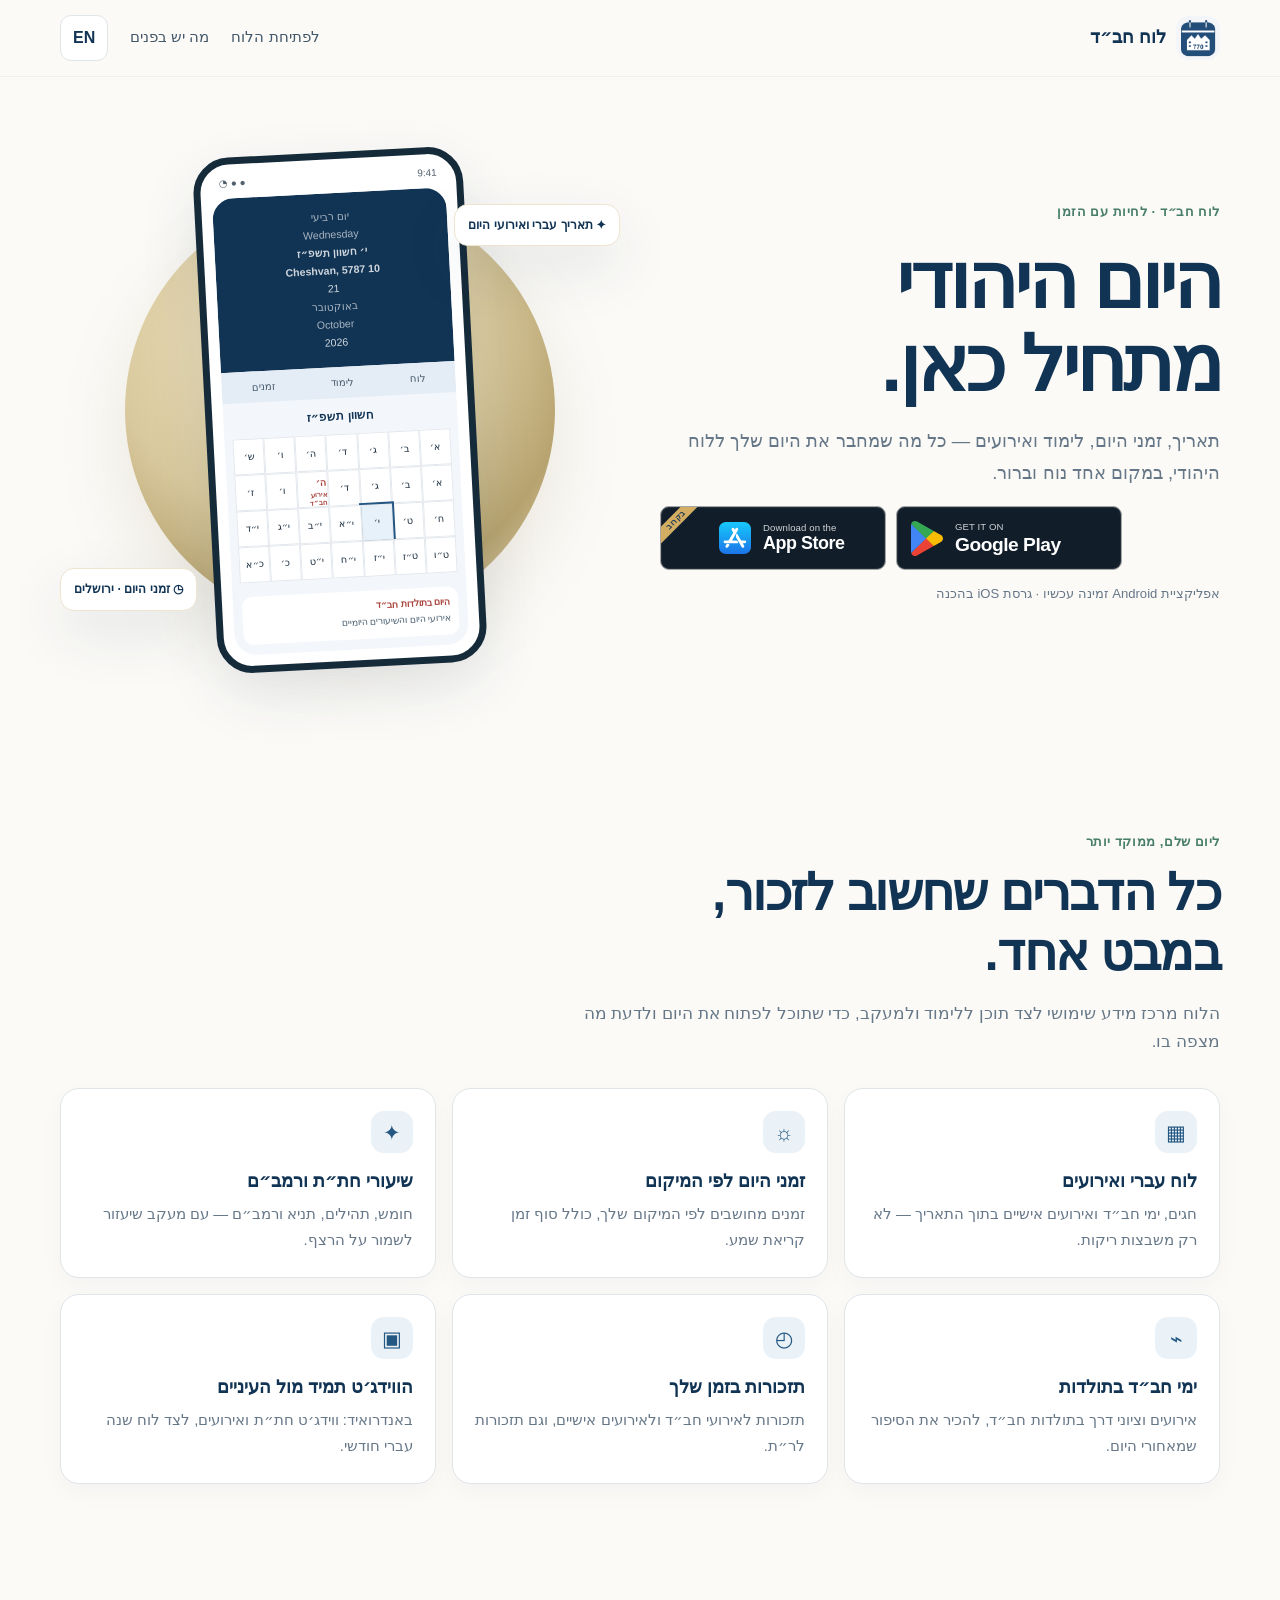
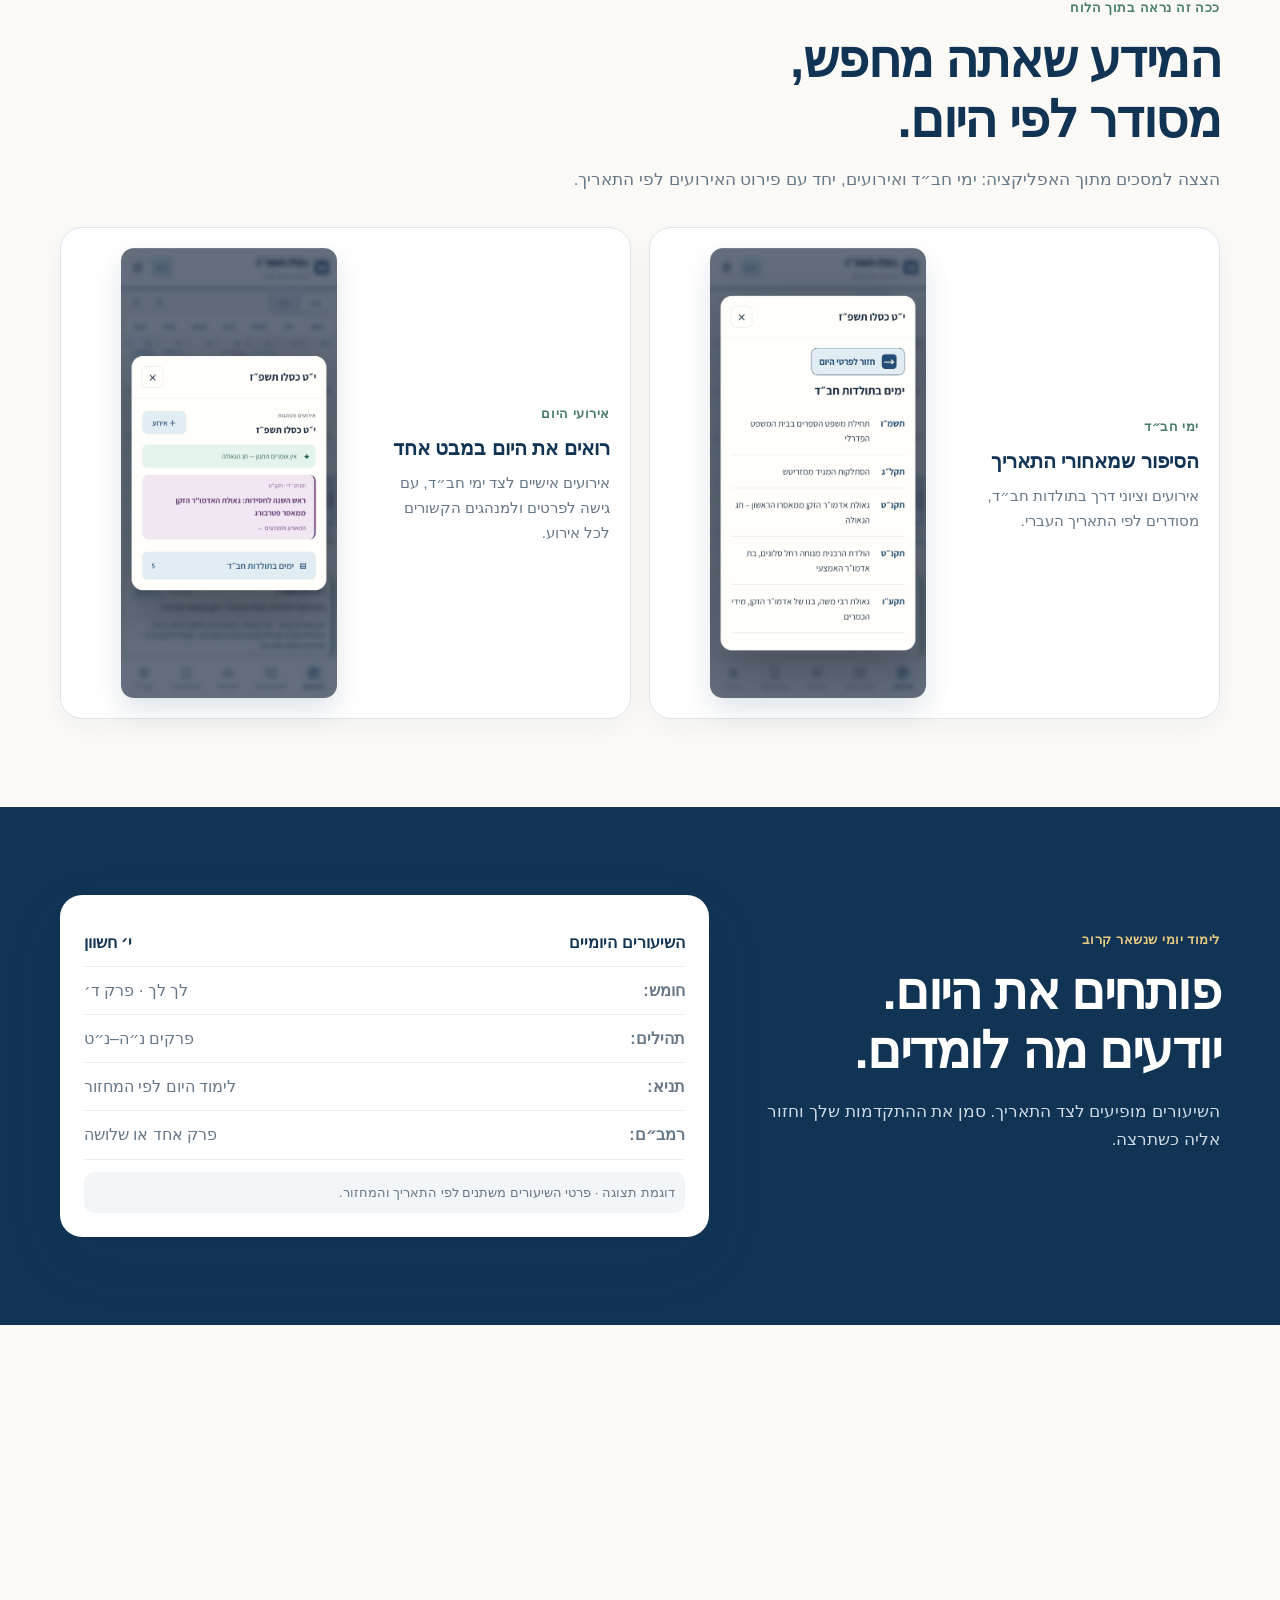
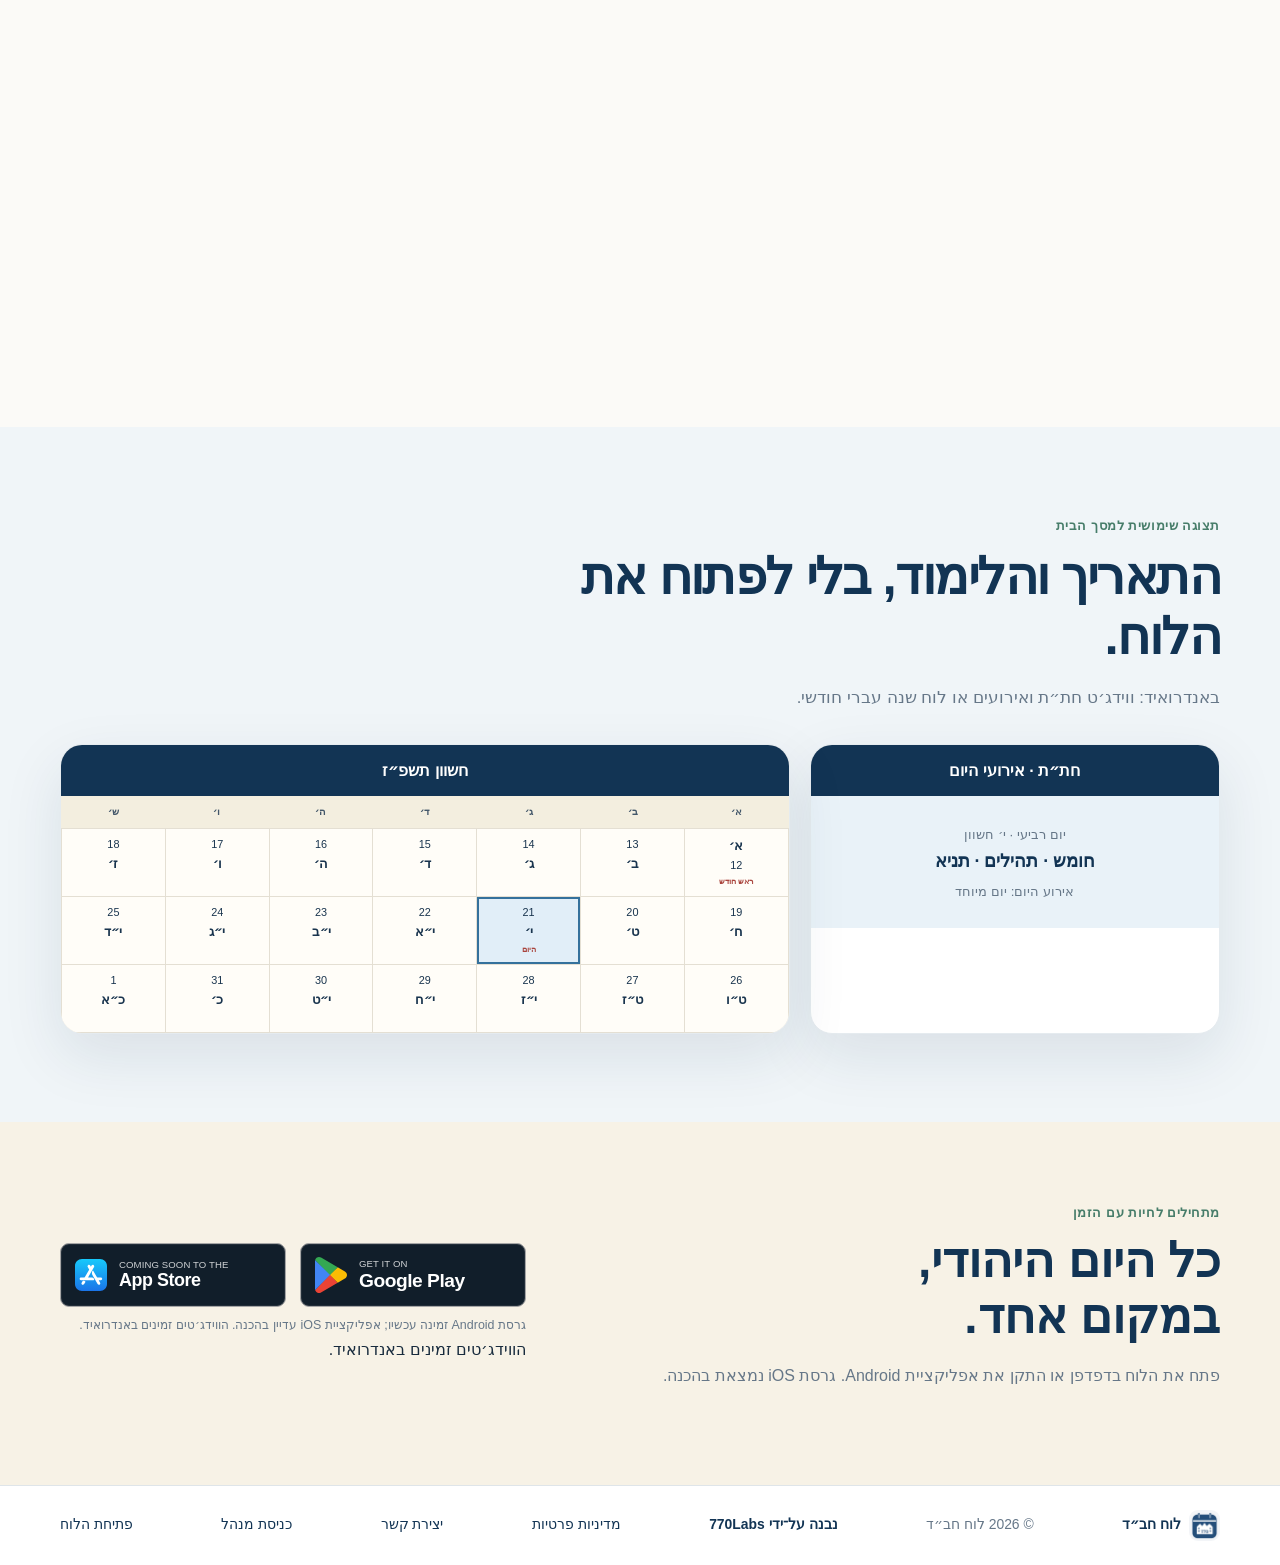
<file: index.html>
<!doctype html><html lang="he" dir="rtl"><head><meta charset="utf-8"><meta name="viewport" content="width=device-width,initial-scale=1"><meta name="theme-color" content="#123454"><meta name="description" content="לוח חב״ד — לוח עברי, זמני היום, שיעורים יומיים, אירועים ותזכורות במקום אחד."><title>לוח חב״ד — לחיות עם הזמן</title><link rel="canonical" href="https://chabad-calendar.com/">
<style>
:root{--n:#123454;--b:#245782;--ink:#182b3d;--muted:#667788;--line:#dfe5e9;--cream:#f7f2e6;--paper:#fbfaf7;--gold:#d3ad62;--red:#a9443d;--green:#477d6a;--shadow:0 22px 60px #102d4b1a}*{box-sizing:border-box}html{scroll-behavior:smooth;scroll-padding-top:86px}body{margin:0;background:var(--paper);color:var(--ink);font:16px/1.7 Arial,"Noto Sans Hebrew",sans-serif}.wrap{width:min(1160px,calc(100% - 40px));margin:auto}.progress{position:fixed;z-index:20;inset:0 0 auto;height:3px}.progress span{display:block;width:0;height:100%;background:var(--gold)}header{position:sticky;top:0;z-index:10;background:#fbfaf7ef;backdrop-filter:blur(14px);border-bottom:1px solid #dfe5e980}.nav{height:76px;display:flex;align-items:center;justify-content:space-between}.brand{display:flex;align-items:center;gap:10px;text-decoration:none;color:var(--n);font-size:1.1rem;font-weight:800}.brand img{width:44px;height:44px;border-radius:13px}.navlinks{display:flex;align-items:center;gap:22px}.navlinks a{color:#43586a;text-decoration:none;font-size:.92rem}.lang{border:1px solid var(--line);border-radius:11px;background:white;color:var(--n);padding:8px 12px;font:inherit;font-weight:700;cursor:pointer}.he{display:inline}.en{display:none}html[lang=en] .he{display:none}html[lang=en] .en{display:inline}html[lang=en] body{text-align:left}
main{overflow:hidden}.hero{min-height:650px;padding:75px 0;display:grid;grid-template-columns:1fr 1fr;gap:40px;align-items:center}.eyebrow,.kicker{color:var(--green);font-size:.83rem;font-weight:800;letter-spacing:.04em}.hero h1{font-size:clamp(3rem,6vw,5.3rem);line-height:1.08;letter-spacing:-.04em;color:var(--n);margin:16px 0 20px}.lead{max-width:570px;color:var(--muted);font-size:1.15rem}.actions{display:flex;gap:12px;flex-wrap:wrap}.button{min-height:49px;padding:11px 18px;border:1px solid var(--n);border-radius:13px;background:var(--n);color:white;text-decoration:none;font-weight:800;display:inline-flex;align-items:center;gap:9px;transition:.2s}.button:hover{background:var(--b);transform:translateY(-2px)}.button.secondary{background:transparent;color:var(--n)}.availability{font-size:.82rem;color:var(--muted);margin-top:13px}
.stage{position:relative;min-height:460px;display:grid;place-items:center}.halo{position:absolute;width:min(430px,90%);aspect-ratio:1;border-radius:50%;background:radial-gradient(circle at 40% 32%,#f2e7c7,#d9c99e 48%,#b7a36f 72%,#e7dfca);box-shadow:0 30px 70px #866f4324}.phone{z-index:1;position:relative;width:270px;padding:11px;border:7px solid #162b3a;border-radius:36px;background:white;box-shadow:var(--shadow);transform:rotate(-3deg)}.ptop{height:23px;display:flex;justify-content:space-between;padding:0 8px;color:#53616e;font-size:.62rem}.screen{overflow:hidden;border-radius:21px;background:#f3f6fa;min-height:383px}.shead{padding:15px;background:var(--n);color:#fff;text-align:center}.shead small,.shead span{display:block;opacity:.8;font-size:.66rem}.shead strong{display:block;font-size:1rem}.tabs,.wdays{display:flex;justify-content:space-around;background:#e4edf5;padding:7px 2px;font-size:.63rem;color:#43576a}.month{text-align:center;padding:8px;color:var(--n);font-weight:800;font-size:.74rem}.grid{display:grid;grid-template-columns:repeat(7,1fr);direction:rtl;padding:0 8px 8px}.grid i{font-style:normal;min-height:36px;border:1px solid #e4e8ed;background:white;display:grid;place-items:center;font-size:.6rem}.grid .today{outline:2px solid var(--b);background:#e6f1fa}.grid .event{color:var(--red);font-weight:bold}.grid i.event{display:block;padding-top:3px}.grid i.event small{display:block;font-size:.43rem;line-height:1.1}.snip{margin:6px 9px 10px;background:#fff;border-radius:10px;padding:8px;font-size:.58rem;color:#4a5f71}.float{position:absolute;z-index:2;padding:10px 13px;background:white;border:1px solid #eee4cf;border-radius:14px;box-shadow:var(--shadow);font-weight:700;color:var(--n);font-size:.76rem}.f1{top:10%;right:0}.f2{bottom:11%;left:0}
.section{padding:88px 0}.heading{max-width:700px;margin-bottom:32px}.section h2{font-size:clamp(2rem,4vw,3.2rem);line-height:1.17;color:var(--n);margin:10px 0 13px;letter-spacing:-.03em}.heading p{color:var(--muted);font-size:1.04rem;max-width:650px}.cards{display:grid;grid-template-columns:repeat(3,1fr);gap:16px}.card{background:white;border:1px solid var(--line);border-radius:19px;padding:22px;min-height:190px;box-shadow:0 8px 24px #102d4b08;transition:.22s}.card:hover{transform:translateY(-4px);box-shadow:var(--shadow)}.ico{width:42px;height:42px;display:grid;place-items:center;border-radius:13px;background:#eaf2f7;color:var(--b);font-size:1.3rem}.card h3{margin:14px 0 5px;color:var(--n);font-size:1.1rem}.card p{margin:0;color:var(--muted);font-size:.93rem}
.showcase{padding-top:25px}.shots{display:grid;grid-template-columns:1fr 1fr;gap:18px}.shot-card{display:grid;grid-template-columns:.85fr 1.15fr;align-items:center;gap:15px;padding:20px;background:white;border:1px solid var(--line);border-radius:22px;box-shadow:0 8px 26px #102d4b0b}.shot-copy h3{font-size:1.25rem;line-height:1.25;color:var(--n);margin:10px 0}.shot-copy p{color:var(--muted);font-size:.92rem;margin:0}.shot-card figure{margin:0;display:grid;place-items:center;min-width:0}.shot-card img{display:block;width:auto;max-width:100%;height:450px;object-fit:contain;border-radius:13px;box-shadow:0 12px 28px #102d4b20}.band{background:var(--n);color:white}.band h2{color:white}.band .heading p{color:#cfdae4}.learning{display:grid;grid-template-columns:.85fr 1.15fr;gap:32px;align-items:center}.study{background:white;color:var(--ink);border-radius:22px;padding:24px;box-shadow:var(--shadow)}.studytitle,.row{display:flex;justify-content:space-between;gap:12px;padding:10px 0;border-bottom:1px solid #edf0f2}.studytitle{color:var(--n);font-weight:800}.row strong{color:var(--n)}.row span{color:var(--muted);text-align:start}.note{background:#f3f6f8;color:var(--muted);border-radius:10px;padding:10px;font-size:.8rem;margin-top:12px}
.two{display:grid;grid-template-columns:1fr 1fr;gap:18px}.call{border:1px solid #e1e7eb;border-radius:22px;padding:26px;background:linear-gradient(140deg,#e4eef5,#fff)}.call.warm{background:linear-gradient(140deg,#f5f0e2,#fff);border-color:#e8e0cc}.call h3{color:var(--n);font-size:1.25rem;margin:13px 0 6px}.call p{color:var(--muted);margin:0}.times{display:grid;grid-template-columns:1fr 1fr;gap:9px;margin-top:18px}.time{padding:10px;background:white;border:1px solid var(--line);border-radius:12px}.time small{display:block;color:var(--muted)}.time strong{color:var(--n)}.alert{padding:10px 0;border-bottom:1px solid #e2e8ec}.alert:last-child{border:0}
.widgets{background:#f0f5f8}.wgrid{display:grid;grid-template-columns:.72fr 1.28fr;gap:20px}.widget{overflow:hidden;background:white;border:1px solid #e5ebef;border-radius:22px;box-shadow:var(--shadow)}.whead{background:var(--n);color:white;text-align:center;padding:12px;font-weight:bold}.wsmall{padding:24px 16px;background:#e9f2f8;text-align:center;color:var(--n)}.wsmall strong{display:block;font-size:1.1rem}.wsmall small{color:var(--muted)}.wmonth{background:#fffdf8}.wdays{padding:0}.wdays span{flex:1;padding:7px 1px;background:#f3eedf;font-size:.65rem;font-weight:bold;text-align:center}.wdates{display:grid;grid-template-columns:repeat(7,1fr);gap:1px;background:#e4dfd3;padding:1px}.date{height:67px;background:#fffdf8;padding:6px 2px;color:#19344e;font-size:.68rem;text-align:center}.date b{display:block;font-size:.8rem}.date em{display:block;color:var(--red);font-size:.5rem;font-style:normal;font-weight:bold}.date.today{background:#e1eef8;box-shadow:inset 0 0 0 2px #34719c}
.download{background:var(--cream);padding:80px 0}.download-inner{display:grid;grid-template-columns:1fr auto;gap:28px;align-items:center}.download h2{font-size:clamp(2rem,4vw,3rem);line-height:1.17;color:var(--n);margin:9px 0}.download p{color:var(--muted);max-width:600px}.stores{display:flex;direction:ltr;justify-content:flex-start;gap:14px;flex-wrap:wrap}.store{min-width:175px;min-height:58px;padding:8px 13px;border-radius:13px;background:#111e2a;color:white;display:flex;align-items:center;gap:11px;text-decoration:none}.store.badge{width:226px;height:64px;min-width:0;min-height:0;border:1px solid #a6a6a6;border-radius:9px;padding:7px 14px;gap:12px;box-shadow:inset 0 0 0 1px #ffffff12;transition:transform .2s,box-shadow .2s}.store.badge:hover{transform:translateY(-2px);box-shadow:0 8px 20px #102d4b25}.store.badge img{width:32px;height:36px;flex:none;object-fit:contain;}.badge-text{text-align:left;direction:ltr;line-height:1.04}.badge-text small{display:block;font-size:.6rem;letter-spacing:.01em}.badge-text strong{display:block;font-size:1.2rem;font-weight:700;letter-spacing:-.025em;white-space:nowrap}.store.badge.disabled{cursor:default;opacity:1}.store.badge.disabled:hover{transform:none;box-shadow:inset 0 0 0 1px #ffffff12}.store.badge.disabled .badge-text strong{font-size:1.12rem}.halo{animation:halo-drift 9s ease-in-out infinite alternate}.float{animation:chip-float 5s ease-in-out infinite}.f2{animation-delay:1.7s}@keyframes halo-drift{from{transform:translateY(-8px) scale(.98)}to{transform:translateY(9px) scale(1.02)}}@keyframes chip-float{0%,100%{transform:translateY(0)}50%{transform:translateY(-8px)}}.store small,.store strong{display:block;line-height:1.2}.store small{font-size:.6rem;opacity:.8}.store.disabled{opacity:.56}.caption{font-size:.78rem;color:var(--muted);margin-top:8px}
footer{background:white;border-top:1px solid var(--line);padding:24px 0;color:var(--muted);font-size:.87rem}.foot{display:flex;align-items:center;justify-content:space-between;gap:14px;flex-wrap:wrap}.foot a{color:var(--n);text-decoration:none}.foot a.maker-credit{font-weight:700}.footbrand{display:flex;align-items:center;gap:8px;font-weight:bold}.footbrand img{width:31px;border-radius:9px}.reveal{opacity:1;transform:none;transition:opacity .65s,transform .65s}.motion-ready .reveal{opacity:0;transform:translateY(18px)}.motion-ready .reveal.visible{opacity:1;transform:none}.d1{transition-delay:.08s}.d2{transition-delay:.16s}
@media(max-width:850px){.hero{min-height:0;padding:60px 0;grid-template-columns:1fr;gap:8px}.stage{min-height:440px}.cards{grid-template-columns:repeat(2,1fr)}.learning,.wgrid{grid-template-columns:1fr}.shots{grid-template-columns:1fr}.shot-card img{height:420px}.wgrid .widget:first-child{max-width:360px}.download-inner{grid-template-columns:1fr}.section{padding:70px 0}}
@media(max-width:560px){.wrap{width:calc(100% - 28px)}.nav{height:66px}.brand{font-size:1rem}.brand img{width:38px;height:38px}.navlinks{gap:11px}.navlinks>a{font-size:.8rem}.hero h1{font-size:clamp(2.7rem,14vw,4rem)}.stage{min-height:405px}.phone{width:245px}.screen{min-height:350px}.grid i{min-height:32px}.f1{top:7%;right:-2px}.f2{bottom:8%;left:-2px}.cards,.two{grid-template-columns:1fr}.shot-card{grid-template-columns:1fr}.shot-card img{height:min(72vh,560px)}.card{min-height:0}.section{padding:60px 0}.date{height:58px;font-size:.62rem}.date em{font-size:.45rem}.download{padding:62px 0}.store{flex:1;min-width:145px}.foot{align-items:flex-start;flex-direction:column}}
@media(prefers-reduced-motion:reduce){*,*:before,*:after{scroll-behavior:auto!important;transition:none!important;animation:none!important}html.motion-ready .reveal{opacity:1;transform:none}}
.hero-stores{margin-top:18px;gap:10px}.hero-store{position:relative;overflow:hidden}.hero-store.disabled{opacity:1}.hero-store.apple-store{padding-left:58px}.soon-ribbon{position:absolute;top:7px;left:-24px;width:78px;padding:2px 0;background:#d3ad62;color:#123454;text-align:center;font-size:.48rem;font-weight:800;line-height:1.1;letter-spacing:.01em;transform:rotate(-45deg);transform-origin:center;box-shadow:0 1px 4px #102d4b35;pointer-events:none}@media(max-width:560px){.hero-stores{gap:8px}.hero-store{height:56px;padding:6px 8px;gap:7px}.hero-store img{width:25px;height:30px}.hero-store .badge-text small{font-size:.42rem}.hero-store .badge-text strong{font-size:.9rem}.hero-store.apple-store{padding-left:45px}.soon-ribbon{top:6px;left:-24px;width:69px;font-size:.43rem}}
</style></head><body>
<div class="progress"><span id="bar"></span></div><header><div class="wrap nav"><a class="brand" href="./"><img src="assets/icon.png" alt=""><span class="he">לוח חב״ד</span><span class="en">Chabad Calendar</span></a><div class="navlinks"><a href="calendar/"><span class="he">לפתיחת הלוח</span><span class="en">Open calendar</span></a><a href="#features"><span class="he">מה יש בפנים</span><span class="en">Explore</span></a><button class="lang" id="language" aria-label="Switch to English">EN</button></div></div></header>
<main><section class="wrap hero"><div class="reveal"><div class="eyebrow"><span class="he">לוח חב״ד · לחיות עם הזמן</span><span class="en">Chabad Calendar · Live with the times</span></div><h1><span class="he">היום היהודי<br>מתחיל כאן.</span><span class="en">Make space<br>for Jewish time.</span></h1><p class="lead"><span class="he">תאריך, זמני היום, לימוד ואירועים — כל מה שמחבר את היום שלך ללוח היהודי, במקום אחד נוח וברור.</span><span class="en">A thoughtful home for the Hebrew date, daily learning, zmanim, and the moments that shape the Jewish year.</span></p><div class="stores hero-stores"><span class="store badge hero-store apple-store disabled" aria-disabled="true" aria-label="App Store — בקרוב"><img src="assets/apple-app-store.svg" alt=""><span class="badge-text"><small>Download on the</small><strong>App Store</strong></span><span class="soon-ribbon"><span class="he">בקרוב</span><span class="en">COMING SOON</span></span></span><a class="store badge hero-store" href="https://play.google.com/store/apps/details?id=org.yomyom.chabadcalendar" target="_blank" rel="noopener noreferrer" aria-label="Get it on Google Play"><img src="assets/google-play-icon.svg" alt=""><span class="badge-text"><small>GET IT ON</small><strong>Google Play</strong></span></a></div><p class="availability"><span class="he">אפליקציית Android זמינה עכשיו · גרסת iOS בהכנה</span><span class="en">Android is available now · iOS is in preparation</span></p></div>
<div class="stage reveal d1"><div class="halo"></div><div class="float f1">✦ <span class="he">תאריך עברי ואירועי היום</span><span class="en">Hebrew date & today’s events</span></div><div class="float f2">◷ <span class="he">זמני היום · ירושלים</span><span class="en">Daily times · Jerusalem</span></div><div class="phone"><div class="ptop"><span>9:41</span><span>● ● ◔</span></div><div class="screen"><div class="shead"><small><span class="he">יום רביעי</span><span class="en">Wednesday</span></small><strong><span class="he">י׳ חשוון תשפ״ז</span><span class="en">10 Cheshvan, 5787</span></strong><span>21 <span class="he">באוקטובר</span><span class="en">October</span> 2026</span></div><div class="tabs"><span><span class="he">לוח</span><span class="en">Month</span></span><span><span class="he">לימוד</span><span class="en">Study</span></span><span><span class="he">זמנים</span><span class="en">Times</span></span></div><div class="month"><span class="he">חשוון תשפ״ז</span><span class="en">Cheshvan 5787</span></div><div class="grid"><i>א׳</i><i>ב׳</i><i>ג׳</i><i>ד׳</i><i>ה׳</i><i>ו׳</i><i>ש׳</i><i>א׳</i><i>ב׳</i><i>ג׳</i><i>ד׳</i><i class="event">ה׳<small><span class="he">אירוע חב״ד</span><span class="en">Chabad date</span></small></i><i>ו׳</i><i>ז׳</i><i>ח׳</i><i>ט׳</i><i class="today">י׳</i><i>י״א</i><i>י״ב</i><i>י״ג</i><i>י״ד</i><i>ט״ו</i><i>ט״ז</i><i>י״ז</i><i>י״ח</i><i>י״ט</i><i>כ׳</i><i>כ״א</i></div><div class="snip"><b style="color:#a9443d"><span class="he">היום בתולדות חב״ד</span><span class="en">Today in Chabad history</span></b><br><span class="he">אירועי היום והשיעורים היומיים</span><span class="en">Observances and daily readings</span></div></div></div></div></section>
<section class="section wrap" id="features" aria-label="App features"><div class="heading reveal"><div class="kicker"><span class="he">ליום שלם, ממוקד יותר</span><span class="en">A little more intention, every day</span></div><h2><span class="he">כל הדברים שחשוב לזכור,<br>במבט אחד.</span><span class="en">The details that give a day<br>its Jewish rhythm.</span></h2><p><span class="he">הלוח מרכז מידע שימושי לצד תוכן ללימוד ולמעקב, כדי שתוכל לפתוח את היום ולדעת מה מצפה בו.</span><span class="en">Open the calendar to see what the day holds—from the right time to step away and learn, to the dates worth remembering.</span></p></div><div class="cards">
<article class="card reveal"><div class="ico">▦</div><h3><span class="he">לוח עברי ואירועים</span><span class="en">A calendar with context</span></h3><p><span class="he">חגים, ימי חב״ד ואירועים אישיים בתוך התאריך — לא רק משבצות ריקות.</span><span class="en">Jewish holidays, Chabad dates, and your own events live alongside each date.</span></p></article><article class="card reveal d1"><div class="ico">☼</div><h3><span class="he">זמני היום לפי המיקום</span><span class="en">Zmanim for your location</span></h3><p><span class="he">זמנים מחושבים לפי המיקום שלך, כולל סוף זמן קריאת שמע.</span><span class="en">Daily halachic times tailored to your location, including the latest Shema time.</span></p></article><article class="card reveal d2"><div class="ico">✦</div><h3><span class="he">שיעורי חת״ת ורמב״ם</span><span class="en">Daily learning, ready to go</span></h3><p><span class="he">חומש, תהילים, תניא ורמב״ם — עם מעקב שיעזור לשמור על הרצף.</span><span class="en">Chitas and Rambam readings, with a simple way to keep track of your progress.</span></p></article><article class="card reveal"><div class="ico">⌁</div><h3><span class="he">ימי חב״ד בתולדות</span><span class="en">Chabad history</span></h3><p><span class="he">אירועים וציוני דרך בתולדות חב״ד, להכיר את הסיפור שמאחורי היום.</span><span class="en">Explore the people and milestones connected to each day in Chabad history.</span></p></article><article class="card reveal d1"><div class="ico">◴</div><h3><span class="he">תזכורות בזמן שלך</span><span class="en">Reminders that fit your day</span></h3><p><span class="he">תזכורות לאירועי חב״ד ולאירועים אישיים, וגם תזכורות לר״ת.</span><span class="en">Choose reminders for Chabad observances, personal events, and Rabbeinu Tam time.</span></p></article><article class="card reveal d2"><div class="ico">▣</div><h3><span class="he">הווידג׳ט תמיד מול העיניים</span><span class="en">A useful glance from Home</span></h3><p><span class="he">באנדרואיד: ווידג׳ט חת״ת ואירועים, לצד לוח שנה עברי חודשי.</span><span class="en">On Android, add a Chitas-and-events widget or a monthly Hebrew calendar to your Home screen.</span></p></article></div></section>
<section class="section wrap showcase"><div class="heading reveal"><div class="kicker"><span class="he">ככה זה נראה בתוך הלוח</span><span class="en">A closer look inside the calendar</span></div><h2><span class="he">המידע שאתה מחפש,<br>מסודר לפי היום.</span><span class="en">A clearer view of the day<br>and what it holds.</span></h2><p><span class="he">הצצה למסכים מתוך האפליקציה: ימי חב״ד ואירועים, יחד עם פירוט האירועים לפי התאריך.</span><span class="en">These real app screens bring Chabad history and the day’s events into the date view.</span></p></div><div class="shots">
<article class="shot-card reveal"><div class="shot-copy"><span class="kicker"><span class="he">ימי חב״ד</span><span class="en">Chabad history</span></span><h3><span class="he">הסיפור שמאחורי התאריך</span><span class="en">The story behind each date</span></h3><p><span class="he">אירועים וציוני דרך בתולדות חב״ד, מסודרים לפי התאריך העברי.</span><span class="en">Explore Chabad milestones and observances, organized by the Hebrew date.</span></p></div><figure><img src="assets/feature-chabad-history.jpg" loading="lazy" alt="מסך ימי חב״ד בתולדות מתוך אפליקציית לוח חב״ד"></figure></article>
<article class="shot-card reveal d1"><div class="shot-copy"><span class="kicker"><span class="he">אירועי היום</span><span class="en">Today’s events</span></span><h3><span class="he">רואים את היום במבט אחד</span><span class="en">The day, at a glance</span></h3><p><span class="he">אירועים אישיים לצד ימי חב״ד, עם גישה לפרטים ולמנהגים הקשורים לכל אירוע.</span><span class="en">Personal plans alongside Chabad dates, with details and customs close by.</span></p></div><figure><img src="assets/feature-daily-events.jpg" loading="lazy" alt="מסך אירועים והנהגות מתוך אפליקציית לוח חב״ד"></figure></article>
</div></section><section class="section band"><div class="wrap learning"><div class="heading reveal"><div class="kicker" style="color:#e8ca83"><span class="he">לימוד יומי שנשאר קרוב</span><span class="en">Make room for the daily study</span></div><h2><span class="he">פותחים את היום.<br>יודעים מה לומדים.</span><span class="en">Know what to learn.<br>Keep your place.</span></h2><p><span class="he">השיעורים מופיעים לצד התאריך. סמן את ההתקדמות שלך וחזור אליה כשתרצה.</span><span class="en">The day’s readings sit beside the date. Mark your progress and pick up where you left off.</span></p></div><div class="study reveal d1"><div class="studytitle"><span class="he">השיעורים היומיים</span><span class="en">Today’s readings</span><span><span class="he">י׳ חשוון</span><span class="en">10 Cheshvan</span></span></div><div class="row"><strong><span class="he">חומש:</span><span class="en">Chumash:</span></strong><span><span class="he">לך לך · פרק ד׳</span><span class="en">Lech Lecha · Chapter 4</span></span></div><div class="row"><strong><span class="he">תהילים:</span><span class="en">Psalms:</span></strong><span><span class="he">פרקים נ״ה–נ״ט</span><span class="en">Chapters 55–59</span></span></div><div class="row"><strong><span class="he">תניא:</span><span class="en">Tanya:</span></strong><span><span class="he">לימוד היום לפי המחזור</span><span class="en">Today’s portion in the cycle</span></span></div><div class="row"><strong><span class="he">רמב״ם:</span><span class="en">Rambam:</span></strong><span><span class="he">פרק אחד או שלושה</span><span class="en">One- or three-chapter cycle</span></span></div><div class="note"><span class="he">דוגמת תצוגה · פרטי השיעורים משתנים לפי התאריך והמחזור.</span><span class="en">Illustrative preview · readings follow the selected date and cycle.</span></div></div></div></section>
<section class="section wrap"><div class="heading reveal"><div class="kicker"><span class="he">לתכנן עם משמעות</span><span class="en">The right moment, remembered</span></div><h2><span class="he">מהזמן הנכון ועד האירוע הבא.</span><span class="en">From the right time to the next occasion.</span></h2></div><div class="two"><article class="call blue reveal"><div class="ico">☼</div><h3><span class="he">זמני היום, קרובים אליך</span><span class="en">Daily times, close at hand</span></h3><p><span class="he">זמני היום לפי המיקום שבחרת, עם תזכורת לסוף זמן קריאת שמע.</span><span class="en">See the day’s times for your location, with a reminder ahead of the latest Shema time.</span></p><div class="times"><div class="time"><small><span class="he">עלות השחר</span><span class="en">Dawn</span></small><strong>05:18</strong></div><div class="time"><small><span class="he">סוף זמן ק״ש</span><span class="en">Latest Shema</span></small><strong>09:12</strong></div><div class="time"><small><span class="he">שקיעה</span><span class="en">Sunset</span></small><strong>17:52</strong></div><div class="time"><small><span class="he">רבנו תם</span><span class="en">Rabbeinu Tam</span></small><strong>18:27</strong></div></div><div class="note"><span class="he">הזמנים להמחשה בלבד; הזמנים בפועל מחושבים לפי התאריך והמיקום.</span><span class="en">Illustrative times only; actual times depend on the date and location.</span></div></article><article class="call warm reveal d1"><div class="ico">◴</div><h3><span class="he">התראה שרלוונטית לך</span><span class="en">Reminders on your terms</span></h3><p><span class="he">בחר מה חשוב לך לקבל ומתי, והתאם את התזכורות לשגרה שלך.</span><span class="en">Choose what deserves a nudge, and when. Keep the reminders that work for your routine.</span></p><div class="alert"><span class="he">✦ אירועי חב״ד וימים מיוחדים</span><span class="en">✦ Chabad dates and observances</span></div><div class="alert"><span class="he">✦ אירועים ותזכורות אישיים</span><span class="en">✦ Personal events</span></div><div class="alert"><span class="he">✦ סוף זמן קריאת שמע ור״ת</span><span class="en">✦ Latest Shema and Rabbeinu Tam</span></div></article></div></section>
<section class="section widgets"><div class="wrap"><div class="heading reveal"><div class="kicker"><span class="he">תצוגה שימושית למסך הבית</span><span class="en">A glance from your Home screen</span></div><h2><span class="he">התאריך והלימוד, בלי לפתוח את הלוח.</span><span class="en">The date and learning, right where you need them.</span></h2><p><span class="he">באנדרואיד: ווידג׳ט חת״ת ואירועים או לוח שנה עברי חודשי.</span><span class="en">On Android, choose a Chitas-and-events widget or a monthly Hebrew calendar.</span></p></div><div class="wgrid"><div class="widget reveal"><div class="whead"><span class="he">חת״ת · אירועי היום</span><span class="en">Study · Today’s events</span></div><div class="wsmall"><small><span class="he">יום רביעי · י׳ חשוון</span><span class="en">Wednesday · 10 Cheshvan</span></small><strong><span class="he">חומש · תהילים · תניא</span><span class="en">Chumash · Psalms · Tanya</span></strong><small><span class="he">אירוע היום: יום מיוחד</span><span class="en">Today: a special date</span></small></div></div><div class="widget wmonth reveal d1"><div class="whead"><span class="he">חשוון תשפ״ז</span><span class="en">Cheshvan 5787</span></div><div class="wdays"><span><span class="he">א׳</span><span class="en">Sun</span></span><span><span class="he">ב׳</span><span class="en">Mon</span></span><span><span class="he">ג׳</span><span class="en">Tue</span></span><span><span class="he">ד׳</span><span class="en">Wed</span></span><span><span class="he">ה׳</span><span class="en">Thu</span></span><span><span class="he">ו׳</span><span class="en">Fri</span></span><span><span class="he">ש׳</span><span class="en">Sat</span></span></div><div class="wdates"><div class="date"><b>א׳</b>12<em><span class="he">ראש חודש</span><span class="en">Rosh Chodesh</span></em></div><div class="date">13<b>ב׳</b></div><div class="date">14<b>ג׳</b></div><div class="date">15<b>ד׳</b></div><div class="date">16<b>ה׳</b></div><div class="date">17<b>ו׳</b></div><div class="date">18<b>ז׳</b></div><div class="date">19<b>ח׳</b></div><div class="date">20<b>ט׳</b></div><div class="date today">21<b>י׳</b><em><span class="he">היום</span><span class="en">Today</span></em></div><div class="date">22<b>י״א</b></div><div class="date">23<b>י״ב</b></div><div class="date">24<b>י״ג</b></div><div class="date">25<b>י״ד</b></div><div class="date">26<b>ט״ו</b></div><div class="date">27<b>ט״ז</b></div><div class="date">28<b>י״ז</b></div><div class="date">29<b>י״ח</b></div><div class="date">30<b>י״ט</b></div><div class="date">31<b>כ׳</b></div><div class="date">1<b>כ״א</b></div></div></div></div></div></section>
<section class="download"><div class="wrap download-inner"><div class="reveal"><div class="kicker"><span class="he">מתחילים לחיות עם הזמן</span><span class="en">Bring the calendar into your day</span></div><h2><span class="he">כל היום היהודי,<br>במקום אחד.</span><span class="en">A little more meaning,<br>every day.</span></h2><p><span class="he">פתח את הלוח בדפדפן או התקן את אפליקציית Android. גרסת iOS נמצאת בהכנה.</span><span class="en">Explore the web calendar or get the Android app. An iOS release is in preparation.</span></p></div><div class="reveal d1"><div class="stores"><span class="store badge disabled" aria-disabled="true"><img src="assets/apple-app-store.svg" alt=""><span class="badge-text"><small>COMING SOON TO THE</small><strong>App Store</strong></span></span><a class="store badge" href="https://play.google.com/store/apps/details?id=org.yomyom.chabadcalendar" target="_blank" rel="noopener noreferrer" aria-label="Get it on Google Play"><img src="assets/google-play-icon.svg" alt=""><span class="badge-text"><small>GET IT ON</small><strong>Google Play</strong></span></a></div><div class="caption"><span class="he">גרסת Android זמינה עכשיו; אפליקציית iOS עדיין בהכנה. הווידג׳טים זמינים באנדרואיד.</span><span class="en">Android is available now; iOS is in preparation. Widgets are available on Android.</span></div><span class="he">הווידג׳טים זמינים באנדרואיד.</span><span class="en">Widgets are available on Android.</span></div></div></div></section></main>
<footer><div class="wrap foot"><a class="footbrand" href="./"><img src="assets/icon.png" alt=""><span class="he">לוח חב״ד</span><span class="en">Chabad Calendar</span></a><span>© <span id="year"></span> <span class="he">לוח חב״ד</span><span class="en">Chabad Calendar</span></span><a class="maker-credit" href="https://770-labs.com/" target="_blank" rel="noopener noreferrer"><span class="he">נבנה על־ידי 770Labs</span><span class="en">Built by 770Labs</span></a><a href="privacy.html"><span class="he">מדיניות פרטיות</span><span class="en">Privacy policy</span></a><a href="mailto:luach.chabad@gmail.com"><span class="he">יצירת קשר</span><span class="en">Contact</span></a><a href="admin/"><span class="he">כניסת מנהל</span><span class="en">Admin</span></a><a href="calendar/"><span class="he">פתיחת הלוח</span><span class="en">Open calendar</span></a></div></footer>
<script>(()=>{const r=document.documentElement,b=document.getElementById('language'),k='chabad-site-language';function set(v){r.lang=v;r.dir=v==='he'?'rtl':'ltr';b.textContent=v==='he'?'EN':'עברית';b.setAttribute('aria-label',v==='he'?'Switch to English':'עבור לעברית');try{localStorage.setItem(k,v)}catch{}document.title=v==='he'?'לוח חב״ד — לחיות עם הזמן':'Chabad Calendar — Live with the times'}b.onclick=()=>set(r.lang==='he'?'en':'he');let v='he';try{v=localStorage.getItem(k)==='en'?'en':'he'}catch{}set(v);document.getElementById('year').textContent=new Date().getFullYear();let bar=document.getElementById('bar');function upd(){bar.style.width=(scrollY/Math.max(1,document.documentElement.scrollHeight-innerHeight)*100)+'%'}addEventListener('scroll',upd,{passive:true});upd();document.documentElement.classList.add('motion-ready');let els=document.querySelectorAll('.reveal');if('IntersectionObserver'in window){let ob=new IntersectionObserver(es=>es.forEach(e=>{if(e.isIntersecting){e.target.classList.add('visible');ob.unobserve(e.target)}}),{threshold:.12});els.forEach(e=>ob.observe(e))}else els.forEach(e=>e.classList.add('visible'))})();</script></body></html>
</file>
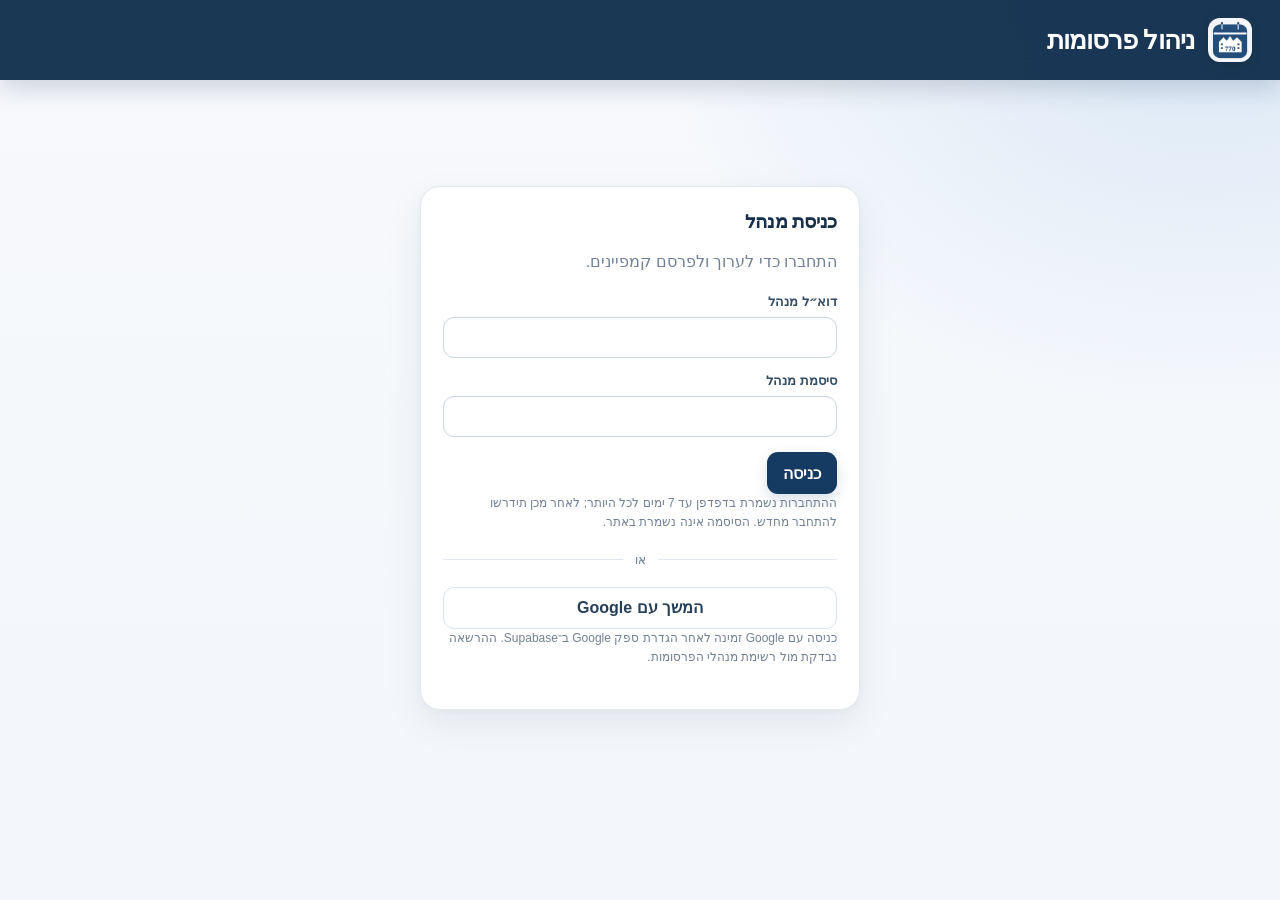
<file: admin/index.html>
<!doctype html><html lang="he" dir="rtl"><head><meta charset="utf-8"><meta name="viewport" content="width=device-width,initial-scale=1"><meta name="theme-color" content="#163b62"><title>ניהול פרסומות · לוח חב״ד</title><link rel="stylesheet" href="./admin.css?v=release-088"><script defer src="./config.js"></script><script defer src="./backend.js?v=release-084"></script><script defer src="./manager-settings.js"></script><script defer src="./admin.js?v=release-088"></script></head><body><header><div><img class="brand-logo" src="../assets/icon.png" alt="לוגו לוח חב״ד"><h1>ניהול פרסומות</h1></div><button id="logout" class="outline" hidden>יציאה</button></header><main><p id="message" role="status" aria-live="polite"></p><section id="auth-loading" class="card auth-loading" role="status" aria-live="polite"><span class="loading-spinner" aria-hidden="true"></span><span>בודק התחברות מאובטחת…</span></section><section id="login-panel" class="card narrow" hidden><h2>כניסת מנהל</h2><p>התחברו כדי לערוך ולפרסם קמפיינים.</p><form id="login-form" autocomplete="off"><label>דוא״ל מנהל<input id="email" type="email" autocomplete="off" required></label><label>סיסמת מנהל<input id="password" type="password" autocomplete="off" required maxlength="1024"></label><button class="primary" type="submit">כניסה</button></form><p class="hint">ההתחברות נשמרת בדפדפן עד 7 ימים לכל היותר; לאחר מכן תידרשו להתחבר מחדש. הסיסמה אינה נשמרת באתר.</p><div class="login-divider"><span>או</span></div><button id="google-login" class="google-button" type="button">המשך עם Google</button><p class="hint">כניסה עם Google זמינה לאחר הגדרת ספק Google ב־Supabase. ההרשאה נבדקת מול רשימת מנהלי הפרסומות.</p></section><section id="workspace" hidden><div class="toolbar"><div><h2 id="section-title">באנרים מתחלפים</h2><details class="feed-details"><summary>כלים מתקדמים</summary><a id="feed" target="_blank" rel="noopener">פתיחת הפיד הציבורי ↗</a></details></div><button id="create" class="primary">＋ הוספת באנר</button></div><nav class="placement-nav" aria-label="קטגוריית ניהול"><button id="tab-banner" aria-pressed="true"><svg viewBox="0 0 24 24" aria-hidden="true"><rect x="3" y="5" width="18" height="14" rx="2"></rect><path d="M6 10h12M6 14h7"></path></svg><span>באנרים</span><span id="count-banner" class="count">0</span></button><button id="tab-popup" aria-pressed="false"><svg viewBox="0 0 24 24" aria-hidden="true"><rect x="5" y="3" width="14" height="18" rx="3"></rect><path d="M9 7h6M10 17h4"></path></svg><span>פופאפים</span><span id="count-popup" class="count">0</span></button><button id="tab-push" aria-pressed="false"><svg viewBox="0 0 24 24" aria-hidden="true"><path d="M18 9a6 6 0 0 0-12 0c0 7-3 7-3 9h18c0-2-3-2-3-9M10 21h4"></path></svg><span>הודעות פוש</span></button></nav><p id="placement-help" class="section-help">הוסיפו מספר באנרים נפרדים. כל באנר נשמר עם מדיה, קישור ותזמון משלו.</p><details id="rotation-details" class="secondary-details"><summary>הגדרות תצוגה לבאנרים</summary><section id="rotation-panel" class="card rotation-panel"><div><h3>מרווח החלפת באנרים</h3><p id="rotation-help" class="hint">המרווח נשמר בשרת ומשותף למנהלים. האפליקציה המעודכנת טוענת אותו בכל פתיחה. נדרשת מיגרציית הפרסומות החדשה.</p></div><form id="rotation-form"><label>שניות בין באנרים<input id="rotation-seconds" type="number" min="5" max="300" step="1" required value="12" aria-describedby="rotation-help"></label><button type="submit" class="outline">שמירת המרווח</button><button id="export-rotation" type="button">ייצוא הגדרה</button></form><p id="rotation-status" class="hint" role="status"></p></section></details><details id="clicks-details" class="secondary-details"><summary id="clicks-summary">נתוני לחיצות על באנרים <span>30 הימים האחרונים</span></summary><section id="clicks-panel" class="card clicks-panel" aria-labelledby="clicks-title"><div class="clicks-heading"><h3 id="clicks-title">לחיצות על פרסומות</h3><div class="clicks-actions"><span class="hint">30 הימים האחרונים</span><button id="clicks-refresh" type="button" class="outline">רענון נתונים</button></div></div><p id="clicks-status" class="hint" role="status">נתוני הקליקים זמינים לאחר התקנת מיגרציית הפרסומות.</p><div id="clicks-totals" class="click-totals" hidden></div><div id="clicks-campaigns" class="click-campaigns"></div></section></details><section id="push-panel" class="card push-panel" hidden aria-labelledby="push-title"><div><h3 id="push-title">שליחת הודעת פוש</h3><p class="hint">ההודעה כוללת כותרת ותוכן, ונשלחת למכשירים שאישרו התראות. אפשר לפתוח מסך באפליקציה או קישור HTTPS.</p></div><form id="push-form"><label>כותרת ההתראה<input id="push-title-input" maxlength="80" required></label><label>תוכן ההודעה<textarea id="push-body-input" maxlength="240" rows="3" required></textarea></label><label>לאן לפתוח<select id="push-destination"><option value="calendar">לוח שנה</option><option value="events">אירועים</option><option value="study">שיעורים</option><option value="siddur">סידור</option><option value="times">זמני היום</option><option value="url">קישור HTTPS חיצוני</option></select></label><label id="push-url-field" hidden>כתובת HTTPS<input id="push-url" type="url" dir="ltr" placeholder="https://" maxlength="2048"></label><button type="submit" class="primary">שליחה לכל המשתמשים…</button></form><p id="push-status" class="hint" role="status"></p></section><div id="campaign-layout" class="layout"><section class="card campaign-panel"><label>סינון לפי מצב<select id="filter"><option value="all">כל הקמפיינים</option><option value="draft">טיוטות</option><option value="live">פעילים עכשיו</option><option value="scheduled">מתוזמנים</option><option value="paused">מושהים</option><option value="expired">הסתיימו</option></select></label><div id="list"></div></section><section id="editor-empty" class="card empty-state"><span class="empty-icon" aria-hidden="true">✦</span><h2>ניהול פשוט ומסודר</h2><p>בחרו קמפיין מהרשימה כדי לערוך אותו, או השתמשו בכפתור יצירת קמפיין למעלה.</p></section><section id="editor" class="card" hidden><div class="editor-heading"><h2 id="editor-title">קמפיין חדש</h2><span id="status" class="badge"></span></div><p id="shared-notice" class="shared-notice" hidden>קמפיין קיים זה מוצג גם כבאנר וגם כפופאפ. העריכה תשפיע על שניהם; שני המיקומים והמדיה נשמרים. ליצירת תוכן נפרד השתמשו בכפתור ההוספה.</p><form id="campaign-form"><label>כותרת<input name="title" required maxlength="160"></label><label>טקסט משלים<textarea name="body" maxlength="3000" rows="3"></textarea></label><label>קישור ליעד HTTPS<input name="url" type="url" dir="ltr" placeholder="https://"></label><div class="upload-row"><label>העלאת תמונה או GIF מונפש<input id="image-file" type="file" accept="image/png,image/jpeg,image/webp,image/gif"></label><button id="clear-image" type="button" class="outline">הסרת תמונה</button></div><label>כתובת תמונה HTTPS<input name="imageUrl" type="url" dir="ltr" placeholder="https://"></label><div id="popup-duration"><label>סגירה אוטומטית לאחר (שניות)<input name="popupSeconds" type="number" min="1" max="15" step="1" required value="5"></label><p class="hint">1–15 שניות, ברירת מחדל 5. אפשר לסגור בכל רגע.</p></div><div id="video-fields"><div class="upload-row"><label>העלאת וידאו קצר לפופאפ<input id="video-file" type="file" accept="video/mp4,video/webm"></label><button id="clear-video" type="button" class="outline">הסרת וידאו</button></div><label>כתובת וידאו לפופאפ HTTPS<input name="videoUrl" type="url" dir="ltr" placeholder="https://…/video.mp4"></label></div><p id="media-help" class="hint">תמונה לבאנר ולפופאפ; וידאו MP4/WebM עד 60 שניות לפופאפ. ניתן להעלות תמונה (PNG/JPEG/WebP/GIF עד 8MB) וסרטון (MP4/WebM עד 30MB), או להזין כתובת HTTPS קיימת. העלאה מחליפה את המדיה בטופס; השינוי מתפרסם רק בשמירה. הסרטון מתחיל רק בלחיצה וניתן לסגור בכל רגע.</p><div class="dates"><label>תחילת תצוגה<input name="starts" type="datetime-local"></label><label>סיום תצוגה<input name="ends" type="datetime-local"></label></div><p class="hint" id="timezone"></p><label>מצב הקמפיין<select name="status"><option value="draft">טיוטה — לא מוצג</option><option value="active">פעיל — לפי התזמון</option><option value="paused">מושהה — לא מוצג</option></select></label><div class="actions"><button type="submit" class="primary">שמירת הקמפיין</button><button type="button" id="pause" class="outline">השהיה</button><button type="button" id="activate" class="outline">הפעלה</button><button type="button" id="delete" class="danger">מחיקה</button></div></form></section><aside id="preview-panel" class="card preview-panel" hidden><h2>תצוגה מקדימה</h2><p class="hint">התצוגה מתעדכנת בזמן העריכה. רק שמירה מפרסמת את השינויים.</p><section id="banner-preview-section"><h3>באנר</h3><p class="hint">באפליקציה אזור הבאנר ביחס 5:1. מומלץ להכין תמונה ביחס הזה (למשל 1500×300) כדי למלא את האזור; התמונה נשמרת בשלמותה ללא חיתוך.</p><div id="banner-preview" class="preview banner-preview"></div></section><section id="popup-preview-section" hidden><h3>פופאפ</h3><div id="popup-preview" class="preview popup-preview"></div></section><p id="media-warning" class="hint" role="status"></p></aside></div></section></main></body></html>
</file>
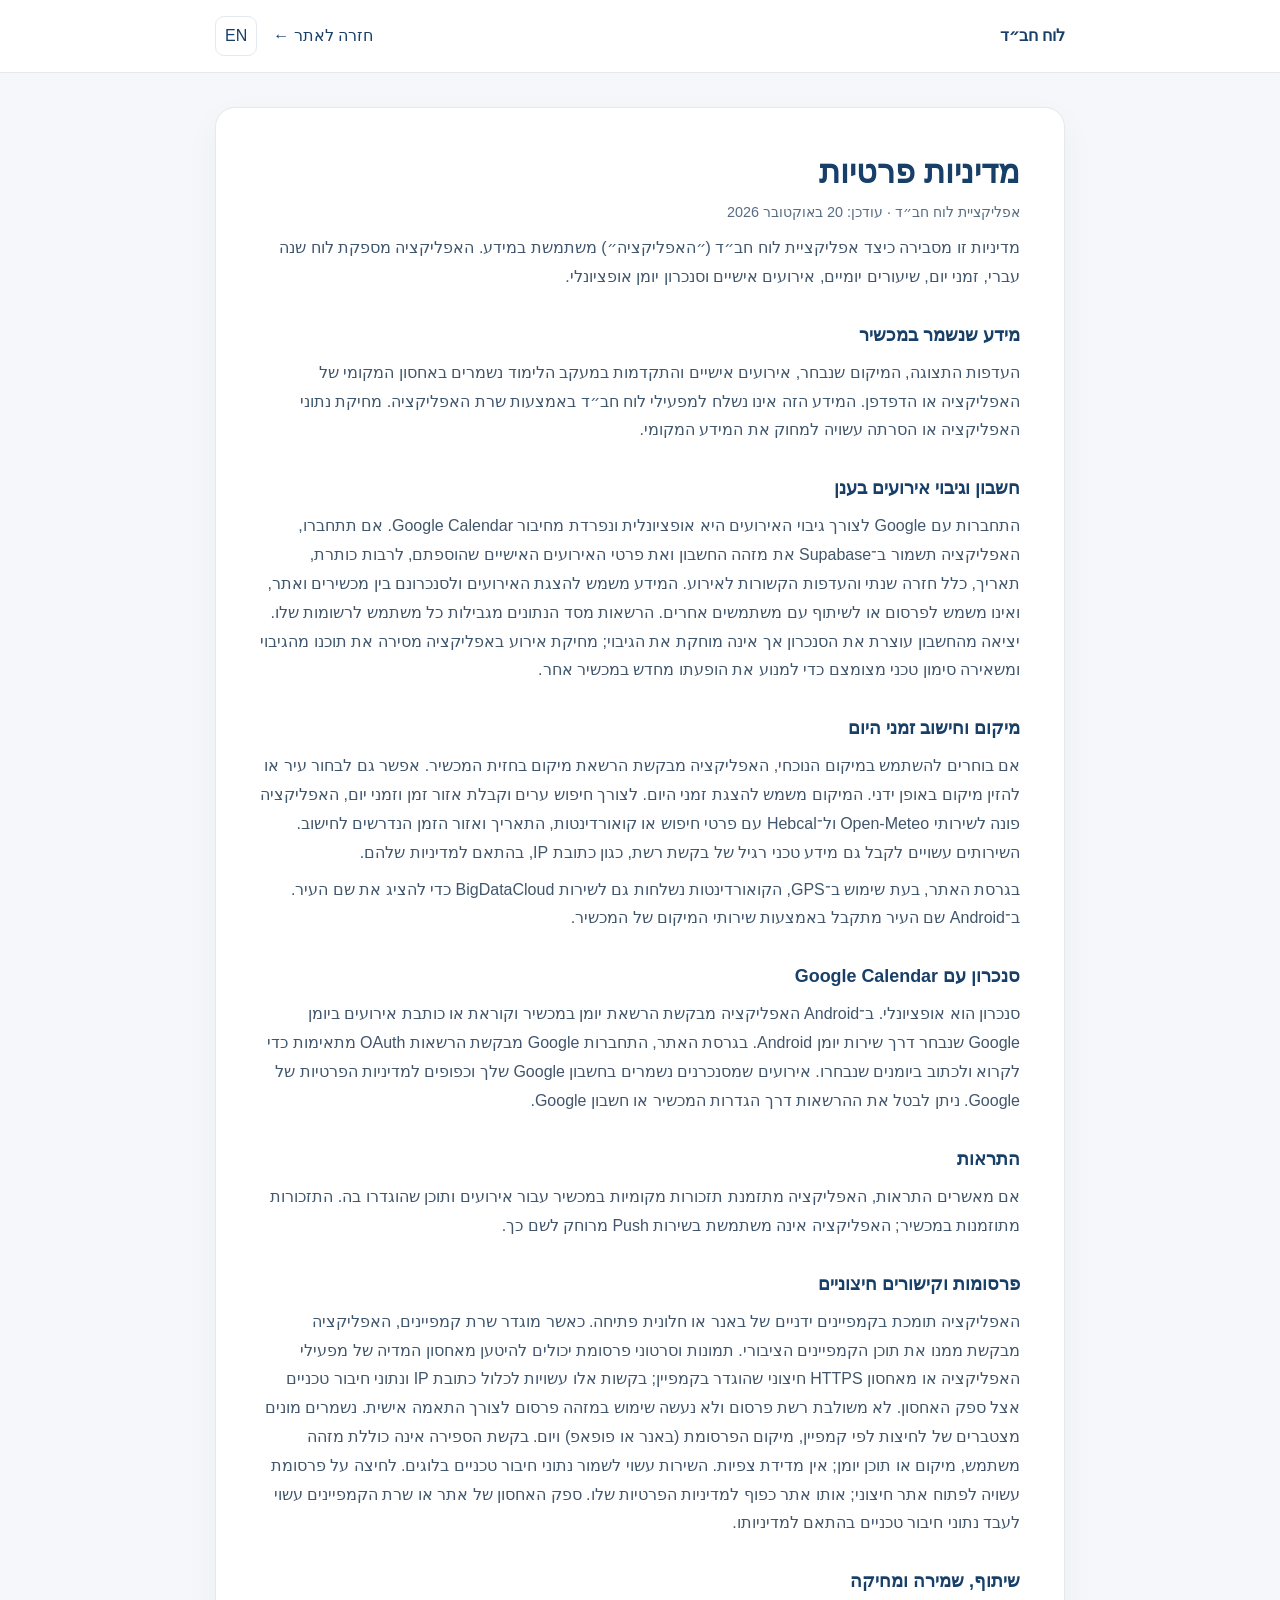
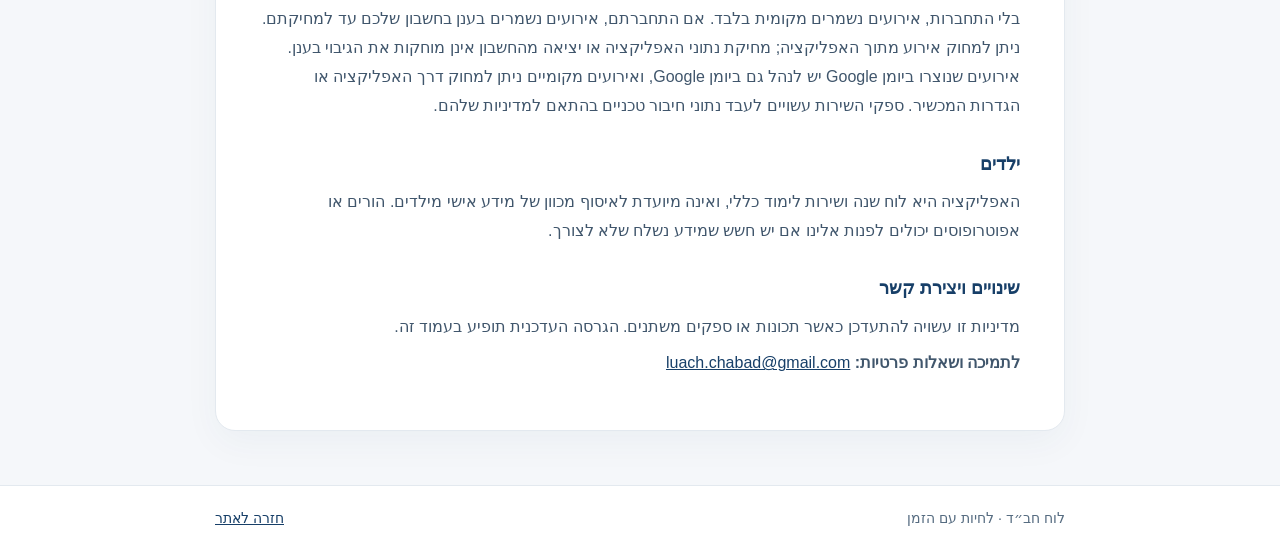
<file: privacy.html>
<!doctype html>
<html lang="he" dir="rtl">
<head>
  <meta charset="utf-8">
  <meta name="viewport" content="width=device-width, initial-scale=1">
  <meta name="theme-color" content="#173f68">
  <meta name="description" content="מדיניות הפרטיות של אפליקציית לוח חב״ד. Privacy policy for the Chabad Calendar app.">
  <title>מדיניות פרטיות — לוח חב״ד</title>
  <link rel="canonical" href="https://chabad-calendar.com/privacy.html">
  <style>
    :root{--navy:#173f68;--ink:#172a3d;--muted:#566c81;--paper:#f5f7fa;--line:#e3e9ef}*{box-sizing:border-box}body{margin:0;background:var(--paper);color:var(--ink);font-family:Arial,"Noto Sans Hebrew",sans-serif;line-height:1.8}a{color:var(--navy)}header,footer{background:white;border-color:var(--line);border-style:solid}header{border-width:0 0 1px}footer{border-width:1px 0 0;color:var(--muted);font-size:.9rem}.wrap{width:min(850px,calc(100% - 32px));margin:auto}nav{height:72px;display:flex;align-items:center;justify-content:space-between}.brand{font-weight:700;color:var(--navy);text-decoration:none}.back{color:var(--navy);text-decoration:none}.sheet{background:white;margin:34px auto 54px;border:1px solid var(--line);border-radius:20px;padding:clamp(22px,5vw,44px);box-shadow:0 12px 36px #173f680b}h1{font-size:2rem;line-height:1.25;color:var(--navy);margin:0 0 8px}h2{font-size:1.12rem;color:var(--navy);margin:27px 0 7px}p,li{color:#40566c}p{margin:8px 0}.updated{color:var(--muted);font-size:.9rem}.note{background:#fff4df;border-right:4px solid #c48b2c;border-radius:8px;padding:12px 15px;margin:20px 0;color:#684c1e;font-size:.95rem}.foot{padding:20px 0;display:flex;justify-content:space-between;gap:16px;flex-wrap:wrap}ul{padding-right:22px}li{padding-right:2px;margin:5px 0}
    .language{border:1px solid var(--line);border-radius:9px;padding:5px 9px;background:#fff;color:var(--navy);font:inherit;cursor:pointer}.en{display:none}html[lang="en"] .he{display:none}html[lang="en"] .en{display:block}html[lang="en"] body{text-align:left}html[lang="en"] .note{border-right:0;border-left:4px solid #c48b2c}html[lang="en"] ul{padding-right:0;padding-left:22px}
  </style>
</head>
<body>
  <header><div class="wrap"><nav><a class="brand" href="./"><span class="he">לוח חב״ד</span><span class="en">Chabad Calendar</span></a><div><a class="back" href="./"><span class="he">חזרה לאתר ←</span><span class="en">Back to site →</span></a>　<button class="language" id="language" type="button" aria-label="Change language">EN</button></div></nav></div></header>
  <main class="wrap"><article class="sheet">
    <div class="he">
      <h1>מדיניות פרטיות</h1><div class="updated">אפליקציית לוח חב״ד · עודכן: 20 באוקטובר 2026</div>
      <p>מדיניות זו מסבירה כיצד אפליקציית לוח חב״ד (״האפליקציה״) משתמשת במידע. האפליקציה מספקת לוח שנה עברי, זמני יום, שיעורים יומיים, אירועים אישיים וסנכרון יומן אופציונלי.</p>
      <h2>מידע שנשמר במכשיר</h2><p>העדפות התצוגה, המיקום שנבחר, אירועים אישיים והתקדמות במעקב הלימוד נשמרים באחסון המקומי של האפליקציה או הדפדפן. המידע הזה אינו נשלח למפעילי לוח חב״ד באמצעות שרת האפליקציה. מחיקת נתוני האפליקציה או הסרתה עשויה למחוק את המידע המקומי.</p>
      <h2>חשבון וגיבוי אירועים בענן</h2><p>התחברות עם Google לצורך גיבוי האירועים היא אופציונלית ונפרדת מחיבור Google Calendar. אם תתחברו, האפליקציה תשמור ב־Supabase את מזהה החשבון ואת פרטי האירועים האישיים שהוספתם, לרבות כותרת, תאריך, כלל חזרה שנתי והעדפות הקשורות לאירוע. המידע משמש להצגת האירועים ולסנכרונם בין מכשירים ואתר, ואינו משמש לפרסום או לשיתוף עם משתמשים אחרים. הרשאות מסד הנתונים מגבילות כל משתמש לרשומות שלו. יציאה מהחשבון עוצרת את הסנכרון אך אינה מוחקת את הגיבוי; מחיקת אירוע באפליקציה מסירה את תוכנו מהגיבוי ומשאירה סימון טכני מצומצם כדי למנוע את הופעתו מחדש במכשיר אחר.</p>
      <h2>מיקום וחישוב זמני היום</h2><p>אם בוחרים להשתמש במיקום הנוכחי, האפליקציה מבקשת הרשאת מיקום בחזית המכשיר. אפשר גם לבחור עיר או להזין מיקום באופן ידני. המיקום משמש להצגת זמני היום. לצורך חיפוש ערים וקבלת אזור זמן וזמני יום, האפליקציה פונה לשירותי Open‑Meteo ול־Hebcal עם פרטי חיפוש או קואורדינטות, התאריך ואזור הזמן הנדרשים לחישוב. השירותים עשויים לקבל גם מידע טכני רגיל של בקשת רשת, כגון כתובת IP, בהתאם למדיניות שלהם.</p><p>בגרסת האתר, בעת שימוש ב־GPS, הקואורדינטות נשלחות גם לשירות BigDataCloud כדי להציג את שם העיר. ב־Android שם העיר מתקבל באמצעות שירותי המיקום של המכשיר.</p>
      <h2>סנכרון עם Google Calendar</h2><p>סנכרון הוא אופציונלי. ב־Android האפליקציה מבקשת הרשאת יומן במכשיר וקוראת או כותבת אירועים ביומן Google שנבחר דרך שירות יומן Android. בגרסת האתר, התחברות Google מבקשת הרשאות OAuth מתאימות כדי לקרוא ולכתוב ביומנים שנבחרו. אירועים שמסנכרנים נשמרים בחשבון Google שלך וכפופים למדיניות הפרטיות של Google. ניתן לבטל את ההרשאות דרך הגדרות המכשיר או חשבון Google.</p>
      <h2>התראות</h2><p>אם מאשרים התראות, האפליקציה מתזמנת תזכורות מקומיות במכשיר עבור אירועים ותוכן שהוגדרו בה. התזכורות מתוזמנות במכשיר; האפליקציה אינה משתמשת בשירות Push מרוחק לשם כך.</p>
      <h2>פרסומות וקישורים חיצוניים</h2><p>האפליקציה תומכת בקמפיינים ידניים של באנר או חלונית פתיחה. כאשר מוגדר שרת קמפיינים, האפליקציה מבקשת ממנו את תוכן הקמפיינים הציבורי. תמונות וסרטוני פרסומת יכולים להיטען מאחסון המדיה של מפעילי האפליקציה או מאחסון HTTPS חיצוני שהוגדר בקמפיין; בקשות אלו עשויות לכלול כתובת IP ונתוני חיבור טכניים אצל ספק האחסון. לא משולבת רשת פרסום ולא נעשה שימוש במזהה פרסום לצורך התאמה אישית. נשמרים מונים מצטברים של לחיצות לפי קמפיין, מיקום הפרסומת (באנר או פופאפ) ויום. בקשת הספירה אינה כוללת מזהה משתמש, מיקום או תוכן יומן; אין מדידת צפיות. השירות עשוי לשמור נתוני חיבור טכניים בלוגים. לחיצה על פרסומת עשויה לפתוח אתר חיצוני; אותו אתר כפוף למדיניות הפרטיות שלו. ספק האחסון של אתר או שרת הקמפיינים עשוי לעבד נתוני חיבור טכניים בהתאם למדיניותו.</p>
      <h2>שיתוף, שמירה ומחיקה</h2><p>בלי התחברות, אירועים נשמרים מקומית בלבד. אם התחברתם, אירועים נשמרים בענן בחשבון שלכם עד למחיקתם. ניתן למחוק אירוע מתוך האפליקציה; מחיקת נתוני האפליקציה או יציאה מהחשבון אינן מוחקות את הגיבוי בענן. אירועים שנוצרו ביומן Google יש לנהל גם ביומן Google, ואירועים מקומיים ניתן למחוק דרך האפליקציה או הגדרות המכשיר. ספקי השירות עשויים לעבד נתוני חיבור טכניים בהתאם למדיניות שלהם.</p>
      <h2>ילדים</h2><p>האפליקציה היא לוח שנה ושירות לימוד כללי, ואינה מיועדת לאיסוף מכוון של מידע אישי מילדים. הורים או אפוטרופוסים יכולים לפנות אלינו אם יש חשש שמידע נשלח שלא לצורך.</p>
      <h2>שינויים ויצירת קשר</h2><p>מדיניות זו עשויה להתעדכן כאשר תכונות או ספקים משתנים. הגרסה העדכנית תופיע בעמוד זה.</p><p><strong>לתמיכה ושאלות פרטיות:</strong> <a href="mailto:luach.chabad@gmail.com">luach.chabad@gmail.com</a></p>
    </div>
    <div class="en">
      <h1>Privacy Policy</h1><div class="updated">Chabad Calendar app · Updated: October 20, 2026</div>
      <p>This policy explains how the Chabad Calendar app (the “App”) uses information. The App provides a Hebrew calendar, daily times, daily study readings, personal events, and optional calendar synchronization.</p>
      <h2>Information stored on your device</h2><p>Display preferences, your selected location, personal events, and study-tracking progress are stored locally in the App or browser. This information is not sent to Chabad Calendar operators through the app server. Clearing app data or uninstalling the App may delete locally stored information.</p>
      <h2>Account and cloud event backup</h2><p>Signing in with Google to back up events is optional and separate from connecting Google Calendar. If you sign in, the App stores your account identifier and personal event details in Supabase, including titles, dates, annual recurrence rules, and event-related preferences. This data is used to display and synchronize your events across devices and the website; it is not used for advertising or shared with other users. Database permissions restrict each user to their own records. Signing out stops synchronization but does not delete the cloud backup. Deleting an event in the App removes its content from the backup and retains a minimal technical marker to prevent it from reappearing on another device.</p>
      <h2>Location and daily-time calculations</h2><p>If you choose to use your current location, the App requests foreground location permission. You can also choose a city or enter a location manually. Location is used to display daily times. To search for cities and obtain time-zone and daily-time information, the App contacts Open-Meteo and Hebcal with the search details or coordinates, date, and time zone needed for the calculation. These services may also receive ordinary technical request data, such as an IP address, subject to their policies.</p><p>On the website, when GPS is used, coordinates are also sent to BigDataCloud to display the city name. On Android, the city name is obtained using the device's location services.</p>
      <h2>Google Calendar synchronization</h2><p>Synchronization is optional. On Android, the App requests calendar permission on the device and reads or writes events in the selected Google calendar through Android's calendar service. On the website, Google sign-in requests the relevant OAuth permissions to read and write the selected calendars. Synchronized events are stored in your Google account and are subject to Google's privacy policy. You can revoke permissions through your device settings or Google Account.</p>
      <h2>Notifications</h2><p>If you allow notifications, the App schedules local reminders on your device for events and content you have configured. Reminders are scheduled on the device; the App does not use a remote push-notification service for this purpose.</p>
      <h2>Advertising and external links</h2><p>The App supports manually managed banner and opening-screen campaigns. When a campaign server is configured, the App requests public campaign content from it. Advertising images and videos may load from the app operator's media storage or from an external HTTPS URL specified in a campaign; these requests may expose an IP address and technical connection data to the hosting provider. The App does not integrate an ad network and does not use an advertising ID for personalization. Aggregate click counts are recorded by campaign, placement (banner or popup), and day. Click-count requests do not include a user ID, location, or calendar contents; impressions are not measured. The service may retain technical connection data in logs. Clicking an ad may open an external website, which is governed by its own privacy policy. The website or campaign-server hosting provider may process technical connection data under its own policy.</p>
      <h2>Sharing, retention, and deletion</h2><p>Without signing in, events are stored only on your device. If you sign in, events are stored in your cloud account until you delete them. You can delete an event in the App; clearing app data or signing out does not delete the cloud backup. Events created in Google Calendar should also be managed there, and local events can be deleted through the App or device settings. Service providers may process technical connection data under their own policies.</p>
      <h2>Children</h2><p>The App is a general calendar and study service and is not intended to knowingly collect personal information from children. Parents or guardians may contact us if they believe information was sent unnecessarily.</p>
      <h2>Changes and contact</h2><p>This policy may be updated when features or service providers change. The current version will be available on this page.</p><p><strong>Support and privacy questions:</strong> <a href="mailto:luach.chabad@gmail.com">luach.chabad@gmail.com</a></p>
    </div>
  </article></main>
  <footer><div class="wrap foot"><span><span class="he">לוח חב״ד · לחיות עם הזמן</span><span class="en">Chabad Calendar · Live with the times</span></span><a href="./"><span class="he">חזרה לאתר</span><span class="en">Back to site</span></a></div></footer>
  <script>const key='luach-site-language';function setLanguage(language){document.documentElement.lang=language;document.documentElement.dir=language==='he'?'rtl':'ltr';document.getElementById('language').textContent=language==='he'?'EN':'עב';document.title=language==='he'?'מדיניות פרטיות — לוח חב״ד':'Privacy Policy — Chabad Calendar';localStorage.setItem(key,language)}document.getElementById('language').addEventListener('click',()=>setLanguage(document.documentElement.lang==='he'?'en':'he'));const requestedLanguage=new URLSearchParams(location.search).get('lang');setLanguage(requestedLanguage==='en'?'en':requestedLanguage==='he'?'he':localStorage.getItem(key)==='en'?'en':'he');</script>
</body>
</html>
</file>
<file: admin/admin.css>
:root{
  color-scheme:light;
  font-family:Inter,"Segoe UI",Arial,"Noto Sans Hebrew",sans-serif;
  color:#172f4a;
  background:#f3f6fa;
  --navy:#244c73;
  --navy-strong:#183958;
  --blue-soft:#eaf1f8;
  --line:#dce5ed;
  --muted:#687b8e;
  --surface:#fff;
  --surface-soft:#f8fafc;
  --shadow:0 12px 32px rgba(28,55,82,.07),0 2px 5px rgba(28,55,82,.04);
  --radius:18px;
}
*{box-sizing:border-box}
html{min-height:100%;background:#f3f6fa}
body{margin:0;min-height:100vh;background:radial-gradient(ellipse at 90% 0%,#e7eff8 0,transparent 34rem),#f3f6fa}
button,input,textarea,select{font:inherit}
button{cursor:pointer}
button:disabled{opacity:.52;cursor:wait}
button:hover:not(:disabled){filter:brightness(.97)}
:focus-visible{outline:3px solid #76a8d4;outline-offset:3px}
[hidden]{display:none!important}

header{
  position:sticky;top:0;z-index:20;
  display:flex;align-items:center;justify-content:space-between;gap:20px;
  padding:16px max(24px,calc((100vw - 1480px)/2));
  background:rgba(255,255,255,.91);backdrop-filter:blur(18px);-webkit-backdrop-filter:blur(18px);
  border-bottom:1px solid rgba(210,222,233,.9);box-shadow:0 4px 18px rgba(24,51,77,.04)
}
header>div{display:flex;align-items:center;gap:14px;min-width:0}
header small{display:grid;place-items:center;width:42px;height:42px;border-radius:14px;background:var(--blue-soft);color:var(--navy);font-weight:800;letter-spacing:.02em}
h1{margin:0;font-size:clamp(19px,2vw,25px);line-height:1.2;letter-spacing:-.025em}
h2{margin:0 0 14px;font-size:19px;line-height:1.35;letter-spacing:-.015em}
h3{margin:0 0 8px;font-size:15px;line-height:1.4}
p{margin-top:0}
a{color:var(--navy);font-weight:650;text-decoration:none}
a:hover{text-decoration:underline}
main{width:min(1480px,100%);margin:0 auto;padding:28px 28px 72px}
#message{margin:0 0 16px;line-height:1.6;white-space:pre-wrap}
#message:not(:empty){padding:13px 16px;border:1px solid #d4e0eb;border-radius:12px;background:#eaf2f9;color:#234c73}
#message.error{border-color:#f1c9c4;background:#fff0ee;color:#942f2c}
.hint,small{color:var(--muted)}
.hint{font-size:12px;line-height:1.65}
.card{min-width:0;padding:22px;background:var(--surface);border:1px solid var(--line);border-radius:var(--radius);box-shadow:var(--shadow)}
.narrow{width:min(440px,100%);margin:8vh auto}
.auth-loading{display:flex;align-items:center;justify-content:center;gap:13px;width:min(360px,calc(100% - 32px));margin:18vh auto;padding:20px;color:#49647e;font-size:14px;font-weight:700}
.loading-spinner{width:19px;height:19px;border:2px solid #d5e2ed;border-top-color:var(--navy);border-radius:50%;animation:admin-spin .8s linear infinite}
@keyframes admin-spin{to{transform:rotate(360deg)}}
.narrow>p{margin:0 0 20px;color:var(--muted);line-height:1.6}
label{display:flex;flex-direction:column;gap:8px;min-width:0;margin-bottom:15px;color:#344d65;font-size:13px;font-weight:700}
input,textarea,select{width:100%;min-width:0;padding:12px 13px;border:1px solid #cbd7e1;border-radius:11px;background:#fff;color:#172f4a;box-shadow:inset 0 1px 2px rgba(20,44,66,.025);transition:border-color .16s,box-shadow .16s}
textarea{min-height:88px;resize:vertical;line-height:1.55}
input:hover,textarea:hover,select:hover{border-color:#9fb4c8}
input:focus,textarea:focus,select:focus{outline:0;border-color:#5d87ad;box-shadow:0 0 0 4px rgba(77,127,170,.14)}
input[type=file]{padding:8px;font-size:12px;background:var(--surface-soft)}
input[type=file]::file-selector-button{margin-inline-end:8px;padding:8px 11px;border:0;border-radius:8px;background:var(--blue-soft);color:var(--navy);font-weight:700;cursor:pointer}
button{min-height:42px;padding:10px 15px;border:1px solid transparent;border-radius:11px;background:#edf3f8;color:var(--navy);font-weight:750;transition:transform .16s,box-shadow .16s,background .16s}
button:active:not(:disabled){transform:translateY(1px)}
.primary{background:var(--navy);color:#fff;box-shadow:0 5px 13px rgba(36,76,115,.18)}
.primary:hover:not(:disabled){background:var(--navy-strong);filter:none}
.outline{border-color:#c6d5e2;background:#fff;color:var(--navy)}
.danger{border-color:#f1d4d1;background:#fff5f3;color:#a43d38}
.google-button{width:100%;border-color:#dbe3eb;background:#fff;color:#263f57}
.login-divider{display:flex;align-items:center;gap:12px;margin:20px 0;color:var(--muted);font-size:12px}
.login-divider:before,.login-divider:after{content:"";height:1px;flex:1;background:var(--line)}
.toolbar,.editor-heading{display:flex;align-items:center;justify-content:space-between;gap:16px;margin-bottom:16px}
.toolbar>div{min-width:0}
.toolbar h2{margin:0 0 5px;font-size:22px}
#feed{display:inline-block;max-width:100%;overflow-wrap:anywhere;font-size:12px}
.placement-nav{display:flex;gap:5px;width:max-content;max-width:100%;padding:5px;border:1px solid var(--line);border-radius:14px;background:#e9eff5}
.placement-nav button{min-width:142px;border:0;border-radius:10px;background:transparent;color:#526a80}
.placement-nav button[aria-pressed=true]{background:#fff;color:var(--navy-strong);box-shadow:0 2px 8px rgba(28,55,82,.1)}
.count{display:inline-block;margin-inline-start:7px;padding:2px 7px;border-radius:999px;background:#e8eef4;color:inherit;font-size:11px;font-variant-numeric:tabular-nums}
.placement-nav button[aria-pressed=true] .count{background:var(--blue-soft)}
.section-help{margin:13px 0 18px;color:var(--muted);font-size:13px;line-height:1.7}

.rotation-panel{display:grid;grid-template-columns:minmax(0,1fr) auto;gap:10px 24px;align-items:center;margin-bottom:18px;padding:19px 22px;background:linear-gradient(120deg,#fff,#f7fafd)}
.rotation-panel h3{margin:0}
.rotation-panel .hint{margin:6px 0 0;max-width:700px}
.rotation-panel form{display:flex;flex-wrap:wrap;align-items:end;gap:9px}
.rotation-panel label{width:170px;margin:0}
.rotation-panel label input{font-variant-numeric:tabular-nums}
.rotation-panel #rotation-status{grid-column:1/-1;margin:0}
.clicks-panel{display:grid;gap:12px;margin-bottom:18px;padding:19px 22px}
.clicks-heading{display:flex;align-items:center;justify-content:space-between;gap:14px}
.clicks-heading h3{margin:0}
.clicks-actions{display:flex;align-items:center;gap:10px}
.clicks-actions button{min-height:36px;padding:6px 11px;font-size:12px}
.clicks-panel>p{margin:0}
.click-totals{display:grid;grid-template-columns:repeat(2,minmax(150px,220px));gap:10px}
.click-total{padding:13px 15px;border:1px solid #dfe8ef;border-radius:13px;background:var(--surface-soft)}
.click-total strong{display:block;margin-bottom:3px;color:var(--navy);font-size:23px;font-variant-numeric:tabular-nums}
.click-total span{color:var(--muted);font-size:12px}
.click-campaigns{display:grid;gap:0;overflow-x:auto}
.click-campaign-row{display:grid;grid-template-columns:minmax(0,1fr) repeat(3,minmax(75px,110px));align-items:center;gap:12px;padding:10px 4px;border-top:1px solid #e8edf2;font-size:13px}
.click-campaign-row span{min-width:0;overflow-wrap:anywhere}
.click-campaign-row span:not(:first-child){text-align:center;font-variant-numeric:tabular-nums}
.click-campaign-head{color:var(--muted);font-size:11px;font-weight:750}
.push-panel{display:grid;grid-template-columns:minmax(220px,.78fr) minmax(400px,1.5fr);gap:18px 30px;align-items:start;margin:0 0 22px;padding:22px;background:linear-gradient(120deg,#fff,#f8fbfd)}
.push-panel h3{margin:0 0 7px;font-size:17px}
.push-panel .hint{margin:0;max-width:420px}
.push-panel form{display:grid;grid-template-columns:1fr 1fr;gap:0 14px}
.push-panel form label:nth-child(3),.push-panel form label:nth-child(4),.push-panel form button{grid-column:1/-1}
.push-panel form button{justify-self:start;min-width:190px}
.push-panel #push-status{grid-column:1/-1;margin:0}

.layout{display:grid;grid-template-columns:minmax(250px,.74fr) minmax(420px,1.55fr) minmax(260px,.82fr);gap:18px;align-items:start}
.layout>*{min-width:0}
.campaign-panel{padding:18px}
.campaign-panel>label{margin-bottom:13px}
.campaign-panel #list{display:grid;gap:9px;max-height:min(68vh,720px);overflow:auto;padding-inline-end:3px;scrollbar-color:#c4d2df transparent;scrollbar-width:thin}
.campaign-row{display:flex;flex-direction:column;align-items:flex-start;gap:7px;width:100%;padding:14px 15px;border:1px solid var(--line);border-radius:13px;background:#fff;text-align:start;white-space:normal}
.campaign-row strong{width:100%;font-size:14px;line-height:1.5;overflow-wrap:anywhere}
.campaign-row small{font-size:11px}
.campaign-row.selected{border-color:#6d91b1;background:#f0f6fb;box-shadow:0 0 0 3px rgba(70,118,160,.1)}
.badge{display:inline-flex;align-items:center;padding:4px 9px;border-radius:999px;background:#eef2f6;color:#596d80;font-size:11px;font-weight:750;white-space:nowrap}
.badge.live{background:#e4f3eb;color:#236344}
.badge.paused{background:#fff2dc;color:#815a1b}
.badge.draft{background:#eef1f4;color:#637083}
.badge.expired{background:#fae9e8;color:#954843}
.badge.scheduled{background:#f0eafb;color:#614978}
.editor-heading{margin-bottom:17px}
.editor-heading h2{margin:0}
#campaign-form{display:grid;grid-template-columns:repeat(2,minmax(0,1fr));gap:0 14px}
#campaign-form>label:has(textarea),#campaign-form>.upload-row,#campaign-form>#popup-duration,#campaign-form>#video-fields,#campaign-form>#media-help,#campaign-form>.dates,#campaign-form>#timezone,#campaign-form>.actions{grid-column:1/-1}
#campaign-form>#popup-duration{margin-bottom:14px}
#popup-duration>label{max-width:240px;margin-bottom:5px}
#popup-duration .hint{margin:0}
#video-fields{display:grid;grid-template-columns:1fr 1fr;gap:0 14px}
#video-fields>.upload-row,#video-fields>label{grid-column:1/-1}
.upload-row{display:flex;align-items:center;gap:12px;min-width:0}
.upload-row label{flex:1;min-width:0}
.upload-row button{flex:none;margin-bottom:15px;font-size:12px}
.dates{display:grid;grid-template-columns:1fr 1fr;gap:12px}
.dates label{margin-bottom:14px}
#timezone{margin:0 0 13px}
.shared-notice{margin:0 0 16px;padding:13px 15px;border-inline-start:4px solid #5e88ad;border-radius:10px;background:#eff5fa;color:#3a5873;font-size:13px;line-height:1.7}
.actions{display:flex;flex-wrap:wrap;gap:9px;margin-top:8px;padding-top:17px;border-top:1px solid #e9eef3}
.actions button{min-width:112px}
.preview-panel{position:sticky;top:96px;padding:19px}
.preview-panel h2{margin-bottom:6px}
.preview-panel>p{margin:0 0 17px}
.preview-panel section+section{margin-top:20px;padding-top:18px;border-top:1px solid #e8edf2}
.preview-panel section h3{margin-bottom:10px}
.preview{min-height:84px;overflow:hidden;border:1px solid var(--line);border-radius:13px;background:#f4f7fa}
.preview img{display:block;max-width:100%;object-fit:contain}
.preview strong{display:block;line-height:1.5}
.preview p{font-size:13px;line-height:1.5;white-space:pre-wrap;overflow-wrap:anywhere}
.banner-preview{display:block;width:100%;aspect-ratio:5/1;min-height:0;padding:0;background:#f3f6f9}
.banner-preview img{width:100%;height:100%;max-width:none;max-height:none;object-fit:contain;border-radius:0}
.banner-preview>div{display:none}
.banner-preview p{display:-webkit-box;padding:10px;-webkit-line-clamp:2;-webkit-box-orient:vertical;overflow:hidden}
.popup-preview{padding:0}
.popup-preview img,.popup-preview video{display:block;width:100%;max-height:52vh;object-fit:contain}
.popup-preview>div{padding:0 14px}
.popup-preview small{display:none}
.preview-caption{margin:0;padding:10px;text-align:center}
.preview small{display:block;margin-bottom:10px;font-size:10px}

@media(max-width:1220px){
  main{width:min(1100px,100%)}
  .layout{grid-template-columns:minmax(230px,.7fr) minmax(0,1.5fr)}
  .campaign-panel{grid-column:1;grid-row:1/span 2}
  #editor{grid-column:2;grid-row:1}
  .preview-panel{position:static;grid-column:2;grid-row:2}
}
@media(max-width:860px){
  header{padding:13px 18px}
  main{padding:20px 18px 52px}
  .rotation-panel{grid-template-columns:1fr}
  .rotation-panel form{align-items:end}
  .push-panel{grid-template-columns:1fr;gap:12px}
  .push-panel .hint{max-width:none}
  .layout{grid-template-columns:1fr}
  .campaign-panel,#editor,.preview-panel{grid-column:1;grid-row:auto}
  .campaign-panel #list{max-height:420px}
  .preview-panel{position:static}
}
@media(max-width:600px){
  header{padding:11px 14px}
  header>div{gap:10px}
  header small{width:36px;height:36px;border-radius:12px;font-size:12px}
  h1{font-size:19px}
  main{padding:15px 12px 42px}
  .card{padding:16px;border-radius:16px}
  .narrow{margin:7vh auto}
  .toolbar{align-items:stretch;flex-direction:column;gap:12px}
  .toolbar h2{font-size:20px}
  .toolbar>#create{width:100%}
  .placement-nav{display:grid;grid-template-columns:1fr 1fr;width:100%}
  .placement-nav button{min-width:0;padding-inline:8px}
  .rotation-panel{padding:16px}
  .rotation-panel form{display:grid;grid-template-columns:1fr 1fr;gap:9px}
  .rotation-panel label{grid-column:1/-1;width:100%}
  .rotation-panel form button{width:100%;padding-inline:8px;font-size:12px}
  .clicks-panel{padding:16px}
  .clicks-heading{align-items:flex-start;flex-direction:column}
  .clicks-actions{justify-content:space-between;width:100%}
  .click-totals{grid-template-columns:repeat(2,minmax(0,1fr))}
  .click-total{padding:11px}
  .click-total strong{font-size:20px}
  .click-campaign-row{grid-template-columns:minmax(110px,1fr) repeat(3,minmax(46px,58px));gap:5px;padding:9px 2px;font-size:11px}
  .click-campaign-head{font-size:9px}
  .push-panel{padding:16px}
  .push-panel form{grid-template-columns:1fr}
  .push-panel form label,.push-panel form button{grid-column:1}
  .push-panel form button{justify-self:stretch;width:100%}
  #campaign-form{grid-template-columns:1fr;gap:0}
  #campaign-form>*{grid-column:1/-1!important}
  #video-fields{grid-template-columns:1fr;gap:0}
  .dates{grid-template-columns:1fr;gap:0}
  .upload-row{align-items:stretch;flex-direction:column;gap:0}
  .upload-row button{align-self:flex-start;margin-top:-5px}
  .actions{display:grid;grid-template-columns:1fr 1fr}
  .actions button{width:100%;min-width:0;padding-inline:8px}
  .actions .primary{grid-column:1/-1}
  .campaign-panel #list{max-height:none;overflow:visible}
  .preview-panel{top:auto}
}
@media(prefers-reduced-motion:reduce){*,*:before,*:after{scroll-behavior:auto!important;transition:none!important}}

/* Modern admin refresh: clearer hierarchy, calmer surfaces, and distinct work areas. */
:root{--navy:#163b62;--navy-strong:#102d4b;--blue-soft:#eaf2fb;--line:#e2e8f0;--muted:#718096;--shadow:0 14px 38px rgba(28,48,73,.075),0 2px 7px rgba(28,48,73,.035);--radius:20px}
html,body{background:#f6f8fb}
body{background:radial-gradient(ellipse at 94% 0%,rgba(205,224,244,.72),transparent 34rem),linear-gradient(180deg,#f7f9fc,#f3f6fa 55rem)}
header{padding:18px max(28px,calc((100vw - 1500px)/2));background:rgba(19,49,79,.97);color:#fff;border:0;box-shadow:0 8px 26px rgba(14,39,66,.18)}
header small{background:rgba(255,255,255,.14);color:#fff;border:1px solid rgba(255,255,255,.18)}
header .brand-logo{display:block;width:44px;height:44px;flex:none;border-radius:12px;box-shadow:0 3px 10px rgba(0,0,0,.17)}
header h1{font-size:clamp(20px,2vw,26px);letter-spacing:-.035em}
header .outline{border-color:rgba(255,255,255,.32);background:rgba(255,255,255,.1);color:#fff}
main{width:min(1500px,100%);padding-top:34px}
#workspace{max-width:1460px;margin-inline:auto}
.toolbar{align-items:flex-end;margin-bottom:22px}
.toolbar h2{font-size:clamp(24px,3vw,32px);font-weight:800;letter-spacing:-.04em}
#feed{color:#526d89;font-weight:600}
.feed-details{position:relative;width:max-content;max-width:100%;font-size:12px}
.feed-details summary{color:#77899a;cursor:pointer;list-style:none}
.feed-details summary::-webkit-details-marker{display:none}
.feed-details summary:after{content:"⌄";margin-inline-start:6px}
.feed-details[open]{z-index:5}
.feed-details>a{display:block;max-width:min(88vw,520px);margin-top:8px;padding:10px 12px;border:1px solid var(--line);border-radius:10px;background:#fff;box-shadow:var(--shadow);overflow-wrap:anywhere}
.toolbar>.primary{min-height:48px;padding:12px 20px;border-radius:14px}
.placement-nav{display:grid;grid-template-columns:repeat(3,minmax(0,1fr));gap:10px;width:min(780px,100%);padding:0;border:0;border-radius:0;background:transparent}
.placement-nav button{display:flex;align-items:center;justify-content:flex-start;gap:12px;min-height:72px;padding:14px 18px;border:1px solid #e0e7ef;border-radius:17px;background:rgba(255,255,255,.78);color:#526980;text-align:start;box-shadow:0 3px 10px rgba(25,51,77,.035)}
.placement-nav button svg{width:23px;height:23px;flex:none;fill:none;stroke:currentColor;stroke-width:1.8;stroke-linecap:round;stroke-linejoin:round}
.placement-nav button span:nth-of-type(1){font-size:15px;font-weight:800}
.placement-nav button[aria-pressed=true]{position:relative;border-color:#b5cbe0;background:#fff;color:var(--navy);box-shadow:0 9px 24px rgba(31,70,106,.1)}
.placement-nav button[aria-pressed=true]:after{position:absolute;inset-inline:16px;bottom:-1px;height:3px;border-radius:4px 4px 0 0;background:#3977aa;content:""}
.count{margin-inline-start:auto;padding:4px 9px;background:#eef3f8;color:#526980;font-size:12px}
.placement-nav button[aria-pressed=true] .count{background:#e7f0f9;color:#28577f}
.section-help{max-width:780px;margin:14px 0 22px;color:#65788c;font-size:14px}
.card{border-color:#e1e8f0;border-radius:20px;box-shadow:var(--shadow)}
.rotation-panel,.clicks-panel{background:#fff}
.rotation-panel h3,.clicks-heading h3{font-size:17px;font-weight:800}
.push-panel{position:relative;grid-template-columns:minmax(230px,.72fr) minmax(400px,1.45fr);gap:22px 34px;margin-top:4px;padding:30px;border:1px solid #d9e6f2;background:linear-gradient(135deg,#fff 0%,#f7fbff 62%,#edf5fc 100%);box-shadow:0 18px 46px rgba(26,62,98,.10)}
.push-panel:before{position:absolute;inset-block:18px;inset-inline-start:0;width:4px;border-radius:0 5px 5px 0;background:#4c84b2;content:""}
.push-panel>div{padding:5px 8px 0 0}
.push-panel h3{font-size:22px;font-weight:850;letter-spacing:-.025em;color:#183b5e}
.push-panel>div:after{display:block;width:42px;height:3px;margin-top:18px;border-radius:4px;background:#c9dced;content:""}
.push-panel .hint{font-size:14px;line-height:1.8}
.push-panel form{gap:0 18px}
.push-panel form label{font-size:13px;color:#415a72}
.push-panel form textarea{min-height:110px}
.push-panel form button{min-height:48px;margin-top:5px;padding-inline:23px;border-radius:13px;font-size:15px}
.push-panel #push-status{padding:0 2px;font-weight:700}
.layout{gap:20px}
.campaign-panel,.preview-panel,#editor{background:rgba(255,255,255,.94)}
.campaign-panel>label{font-size:12px}
.campaign-row{padding:16px;border-radius:15px}
.campaign-row:hover{border-color:#bbcede;background:#f8fbfe;box-shadow:0 5px 16px rgba(34,67,99,.07)}
.campaign-row.selected{border-color:#7ca2c3;background:#f1f7fc}
.preview-panel{border-top:3px solid #d8e5f1}
.editor-heading h2{font-size:21px}
@media(max-width:860px){
 header{padding:14px 18px}
 main{padding-top:24px}
 .push-panel{grid-template-columns:1fr;padding:23px}
 .push-panel>div:after{margin-top:12px}
}
@media(max-width:600px){
 header{padding:12px 14px}
 header .brand-logo{width:38px;height:38px;border-radius:11px}
 main{padding:18px 12px 38px}
 .toolbar{align-items:stretch}
 .toolbar>.primary{min-height:46px}
 .placement-nav{grid-template-columns:repeat(3,minmax(0,1fr));gap:6px}
 .placement-nav button{min-height:68px;flex-direction:column;justify-content:center;gap:5px;padding:8px 4px;border-radius:14px}
 .placement-nav button svg{width:20px;height:20px}
 .placement-nav button span:nth-of-type(1){font-size:11px;white-space:nowrap}
 .count{margin:0;padding:1px 7px;font-size:10px}
 .placement-nav button[aria-pressed=true]:after{inset-inline:8px}
 .push-panel{gap:15px;padding:20px 17px}
 .push-panel h3{font-size:20px}
 .push-panel form{grid-template-columns:1fr}
 .push-panel form label,.push-panel form button{grid-column:1}
 .push-panel form button{width:100%}
}

/* Focused workspace layout: one task at a time, with secondary tools tucked away. */
.toolbar{align-items:center;margin-bottom:24px}
.toolbar>div{display:grid;gap:8px}
.toolbar h2{margin:0;font-size:clamp(25px,3vw,34px)}
.placement-nav{width:100%;max-width:900px;margin:0 0 12px}
.placement-nav button{min-height:64px;background:#fff}
.placement-nav button[aria-pressed=true]{background:#eaf2fa;border-color:#bed1e3;box-shadow:inset 0 0 0 1px #d3e1ed}
.placement-nav button[aria-pressed=true]:after{display:none}
.section-help{margin:0 0 16px;font-size:13px}
.secondary-details{margin:0 0 12px;border:1px solid #e2e9f0;border-radius:14px;background:rgba(255,255,255,.75)}
.secondary-details>summary{display:flex;align-items:center;justify-content:space-between;gap:12px;min-height:48px;padding:12px 16px;color:#596f84;font-size:13px;font-weight:750;cursor:pointer;list-style:none}
.secondary-details>summary::-webkit-details-marker{display:none}
.secondary-details>summary:after{content:"＋";color:#557895;font-size:17px;font-weight:500}
.secondary-details[open]>summary:after{content:"−"}
.secondary-details>summary span{margin-inline-start:auto;color:#8797a7;font-size:11px;font-weight:500}
.secondary-details>.card{margin:0 8px 8px;box-shadow:none;background:#fff}
#campaign-layout{grid-template-columns:minmax(240px,310px) minmax(0,1fr);gap:16px;align-items:start}
#campaign-layout>.campaign-panel{grid-column:1;grid-row:1/span 3;padding:16px}
#campaign-layout>#editor-empty,#campaign-layout>#editor,#campaign-layout>.preview-panel{grid-column:2;grid-row:auto}
#campaign-layout>#editor-empty{display:flex;min-height:290px;flex-direction:column;align-items:center;justify-content:center;padding:36px;text-align:center}
.empty-icon{display:grid;place-items:center;width:52px;height:52px;margin-bottom:13px;border-radius:16px;background:#eaf2fa;color:#3977a5;font-size:25px}
.empty-state h2{margin:0 0 7px;font-size:20px}
.empty-state p{max-width:380px;margin:0;color:#738397;line-height:1.7}
#campaign-layout>#editor{grid-column:2;padding:24px}
#campaign-layout>.preview-panel{position:static;grid-column:2;padding:20px}
#campaign-layout .campaign-panel #list{max-height:72vh}
.campaign-row{gap:6px;padding:12px;border-radius:12px}
.push-panel{max-width:1020px;margin-top:4px}
.feed-details summary{font-size:11px}
@media(max-width:860px){#campaign-layout{grid-template-columns:minmax(210px,280px) minmax(0,1fr)}#campaign-layout>.campaign-panel{grid-column:1;grid-row:1/span 3}#campaign-layout>#editor-empty,#campaign-layout>#editor,#campaign-layout>.preview-panel{grid-column:2}}
@media(max-width:600px){
 .toolbar{gap:12px}
 .toolbar>div{gap:5px}
 .placement-nav{margin-bottom:9px}
 .placement-nav button{min-height:60px}
 #campaign-layout{grid-template-columns:1fr;gap:12px}
 #campaign-layout>.campaign-panel,#campaign-layout>#editor-empty,#campaign-layout>#editor,#campaign-layout>.preview-panel{grid-column:1;grid-row:auto}
 #campaign-layout>.campaign-panel #list{max-height:250px;overflow:auto}
 #campaign-layout>#editor-empty{min-height:190px;padding:24px}
 #campaign-layout>#editor{padding:17px}
}
header .brand-wordmark{display:block;color:#fff;font-size:19px;font-weight:850;letter-spacing:-.03em;white-space:nowrap}
@media(max-width:600px){header .brand-wordmark{font-size:16px}}
.click-campaign-row{grid-template-columns:minmax(0,1fr) 110px}
.click-campaign-row span:nth-child(2){text-align:center;font-variant-numeric:tabular-nums}
</file>
